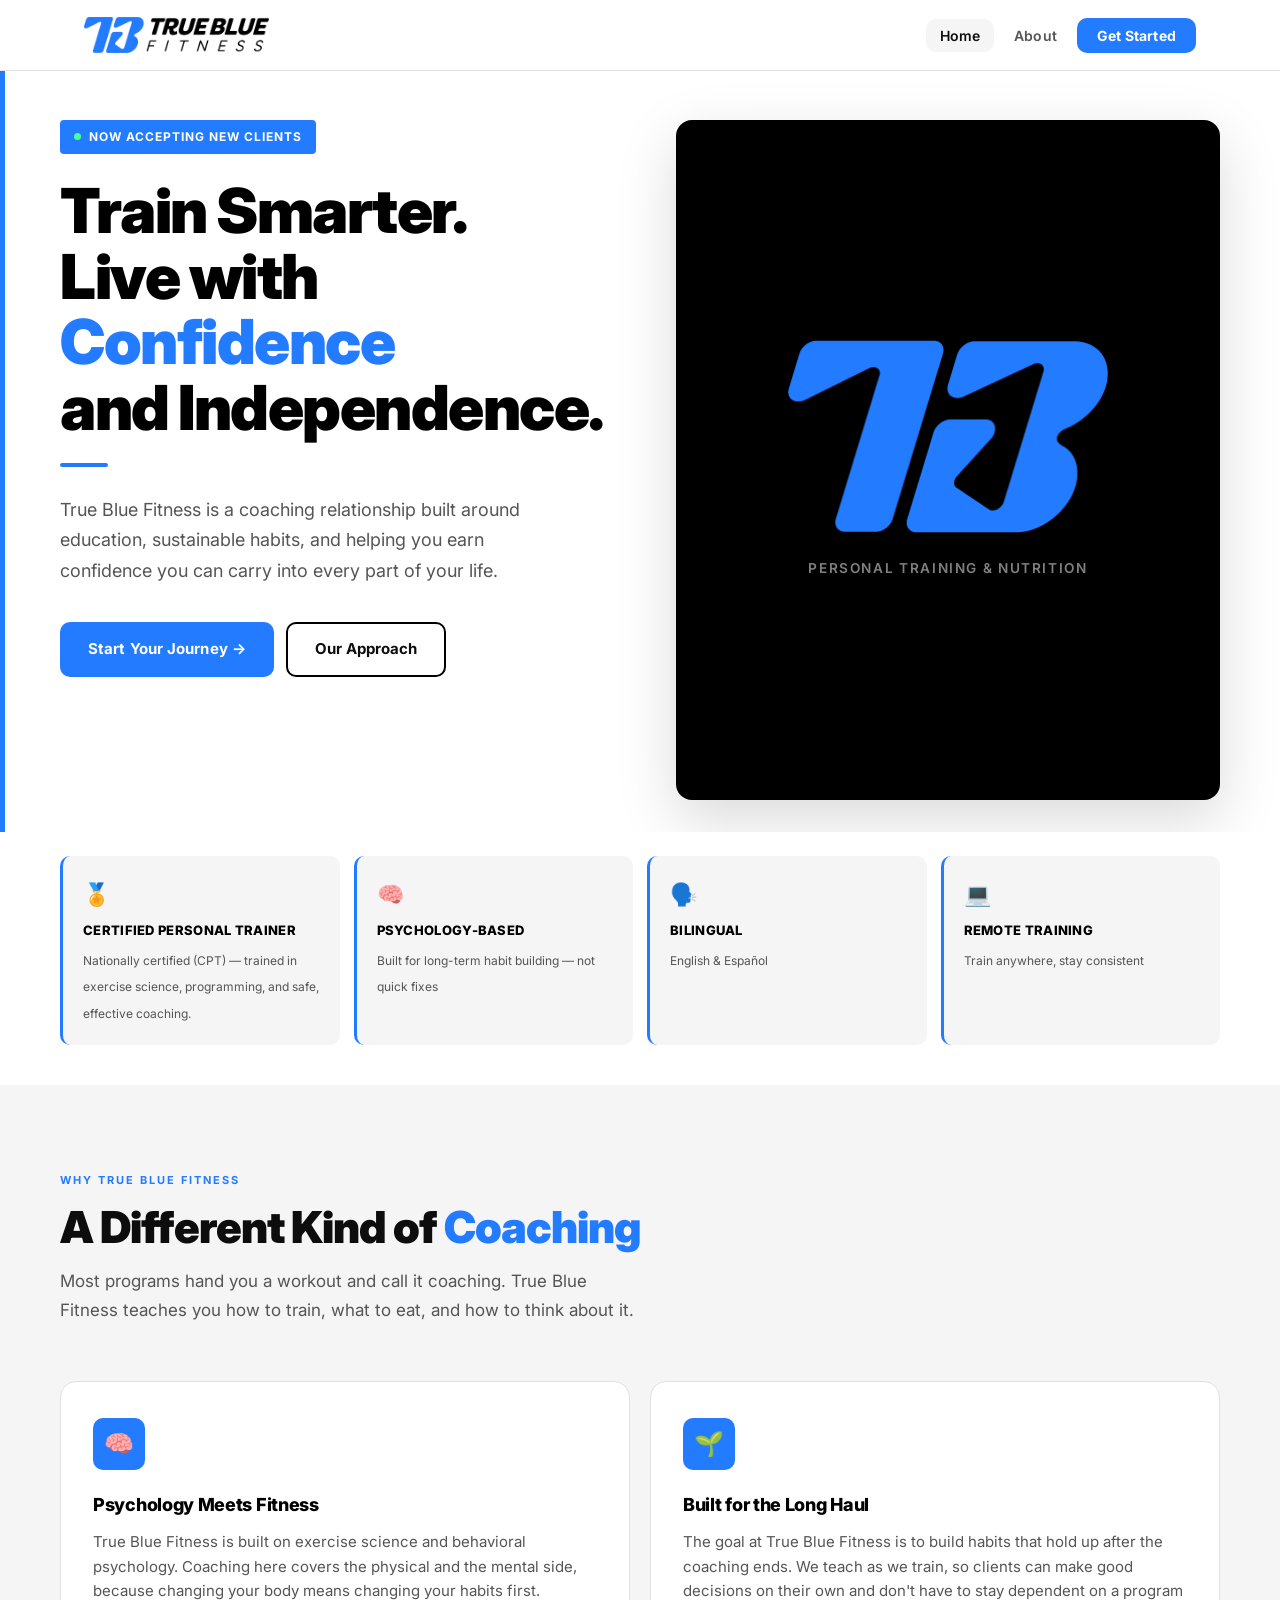
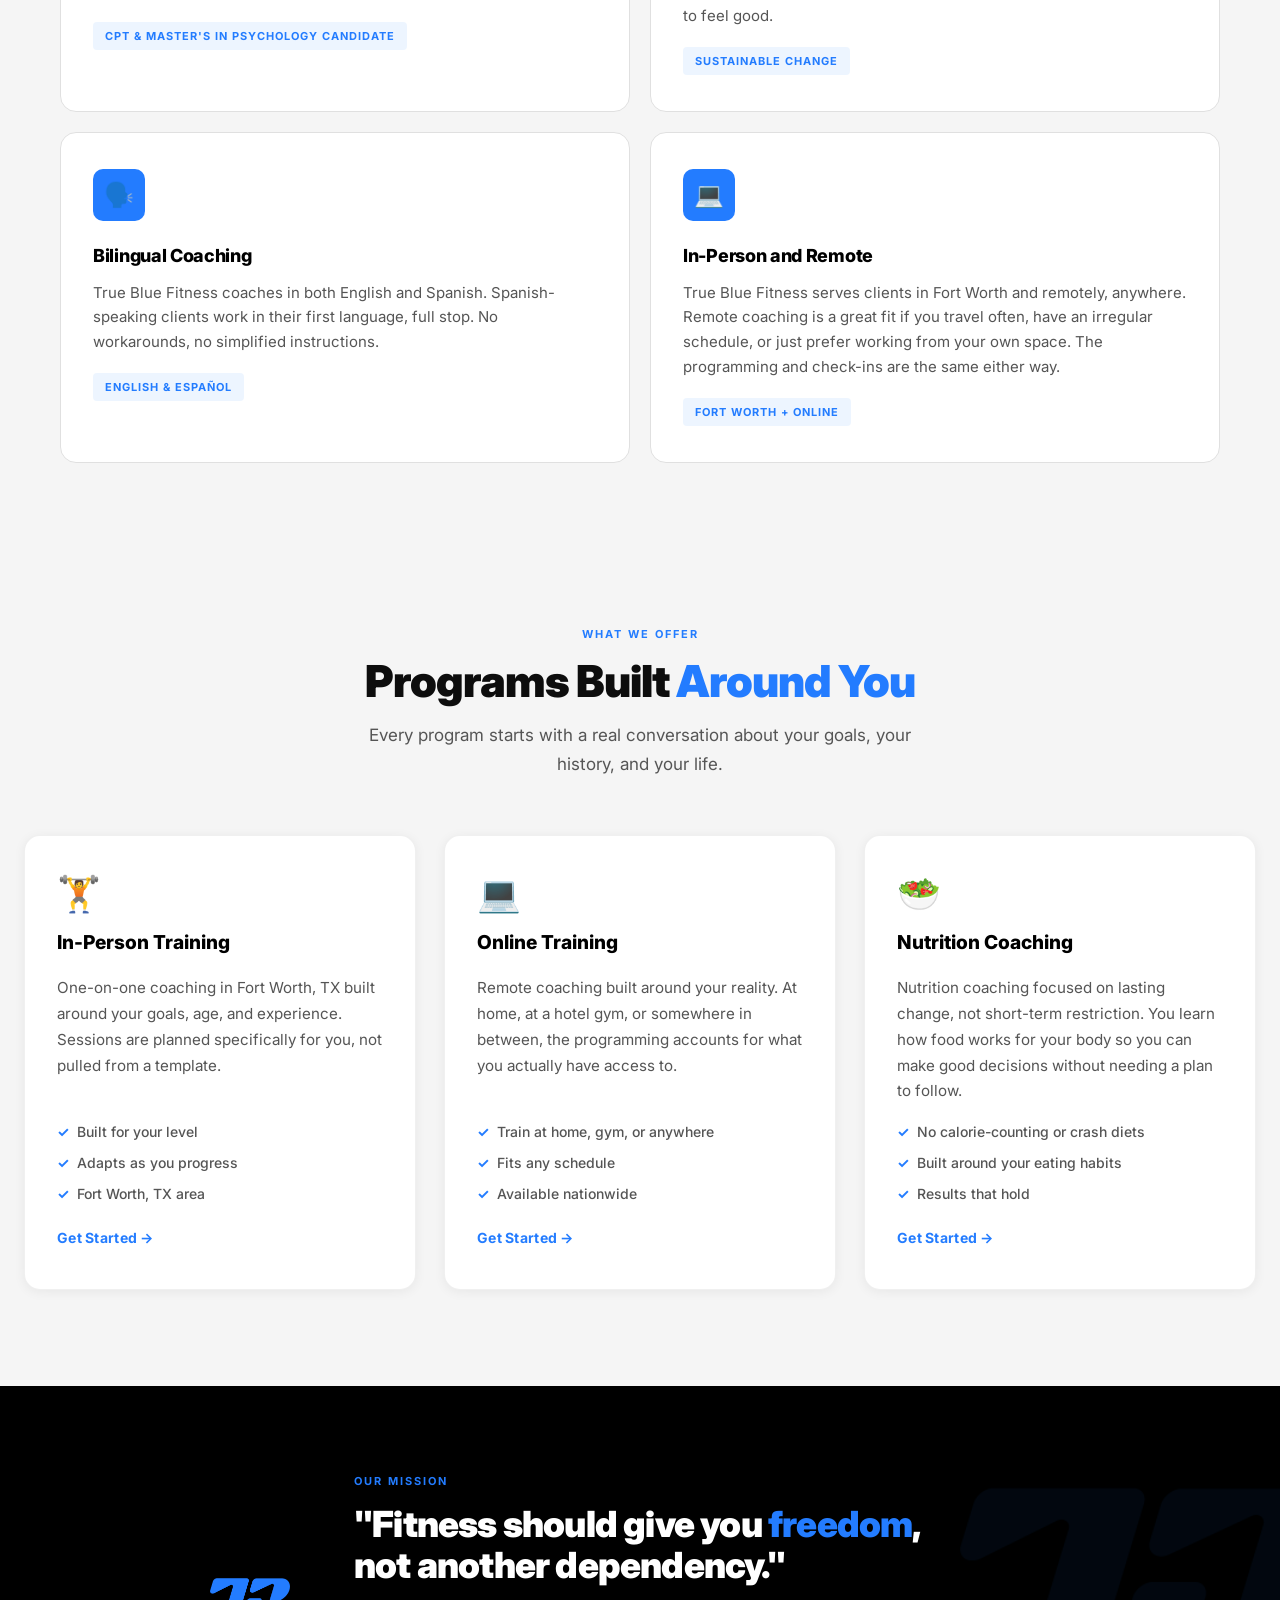
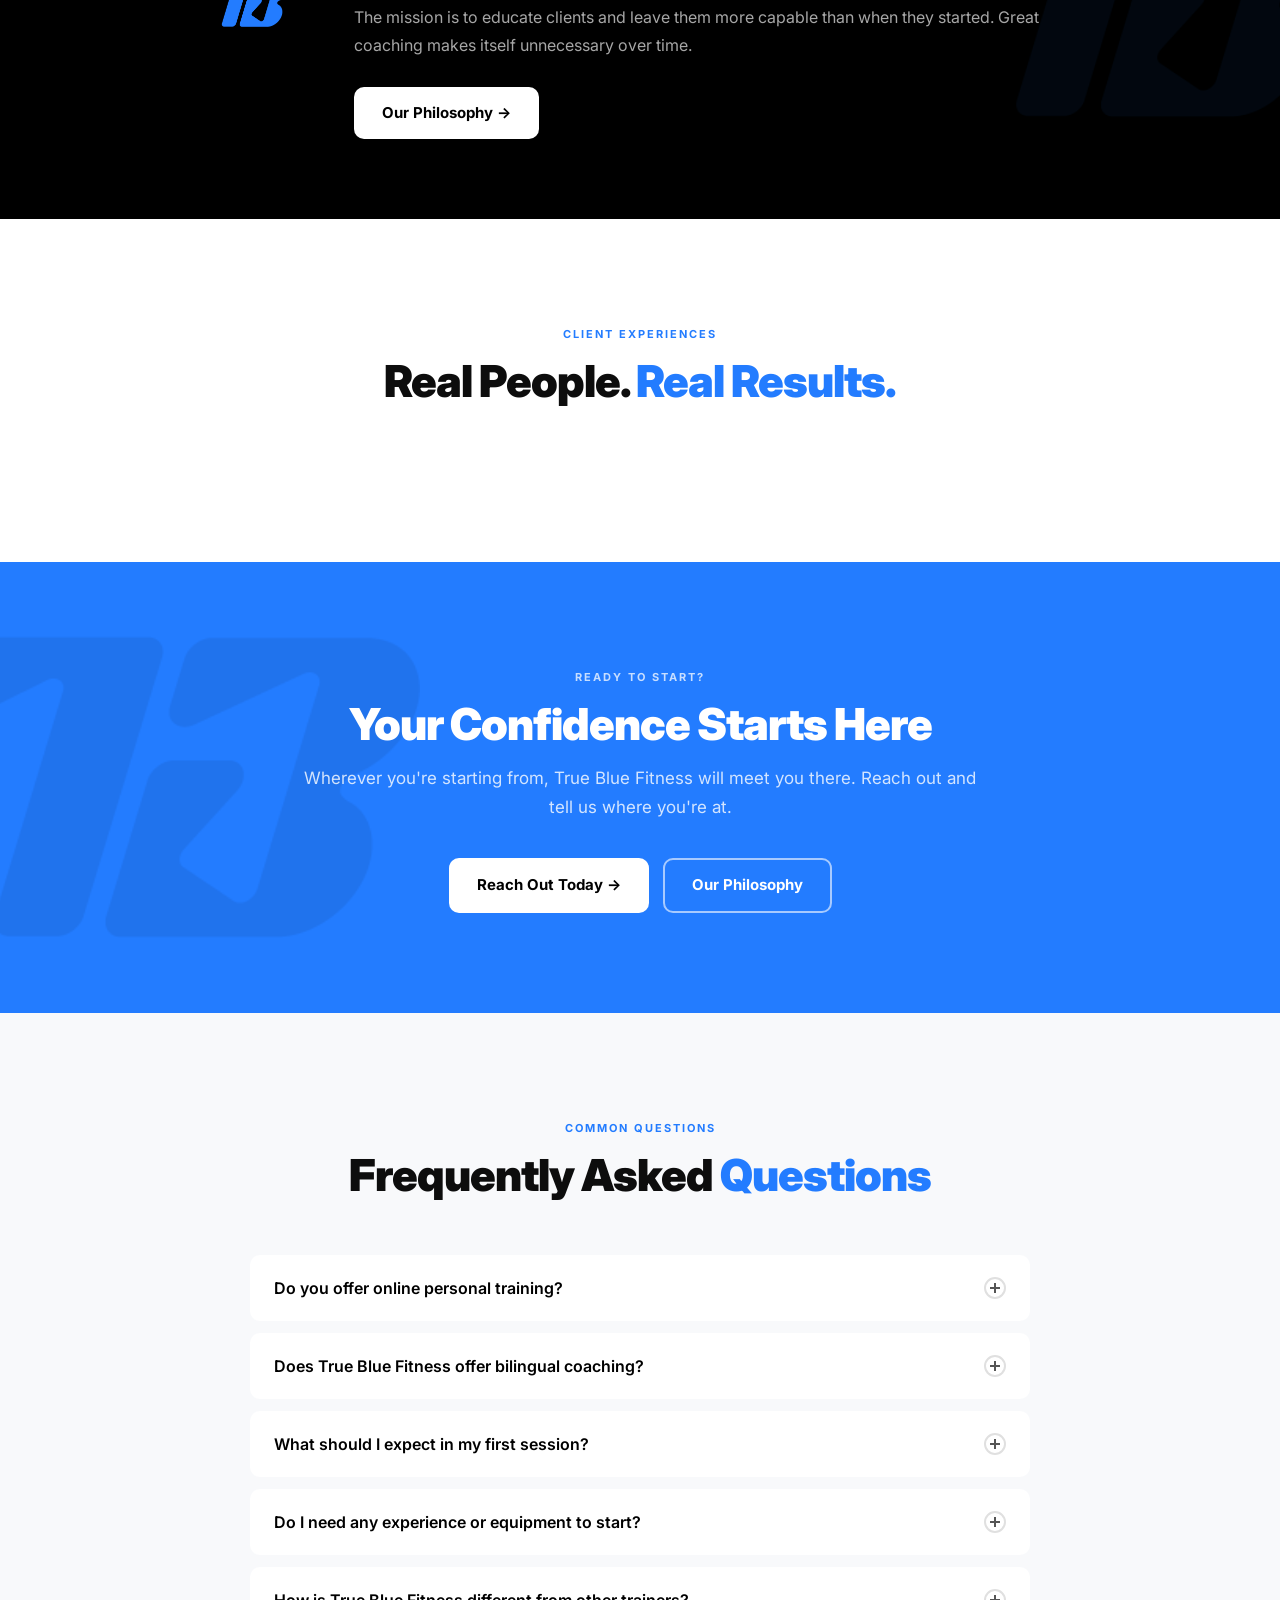
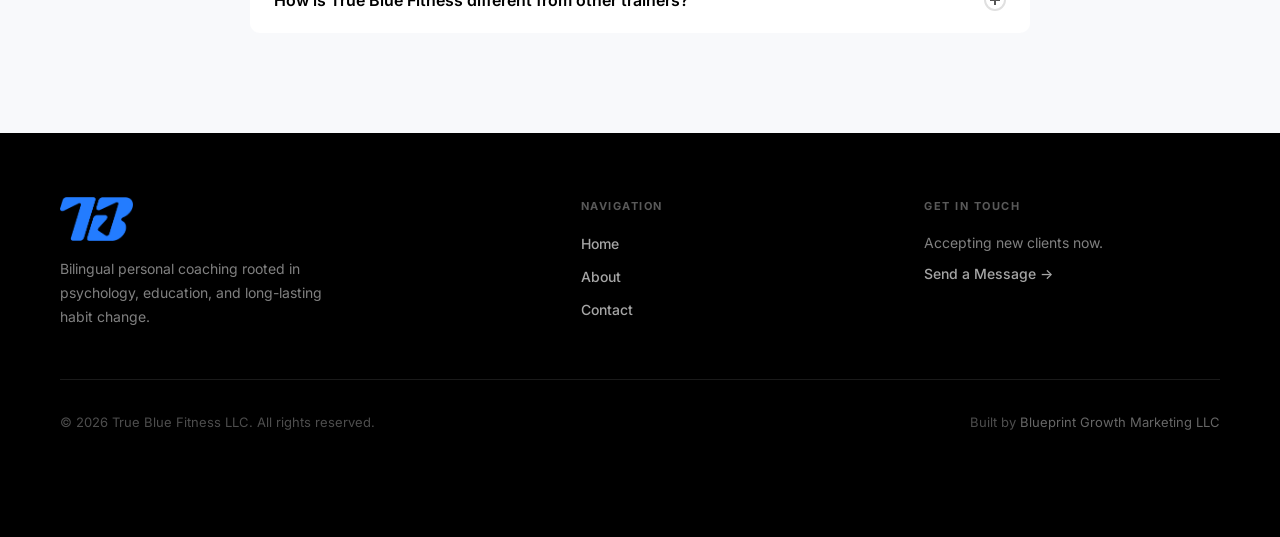
<file: index.html>
<!DOCTYPE html>
<html lang="en">
<head>
  <!-- Google Tag Manager -->
  <script>(function(w,d,s,l,i){w[l]=w[l]||[];w[l].push({'gtm.start':
  new Date().getTime(),event:'gtm.js'});var f=d.getElementsByTagName(s)[0],
  j=d.createElement(s),dl=l!='dataLayer'?'&l='+l:'';j.async=true;j.src=
  'https://www.googletagmanager.com/gtm.js?id='+i+dl;f.parentNode.insertBefore(j,f);
  })(window,document,'script','dataLayer','GTM-KP5KV2VF');</script>
  <!-- End Google Tag Manager -->
  <meta charset="UTF-8" />
  <meta name="viewport" content="width=device-width, initial-scale=1.0" />
  <title>Certified Personal Trainer Fort Worth TX | Online Coaching | True Blue Fitness</title>
  <meta name="description" content="True Blue Fitness offers certified personal training (CPT) in Fort Worth, TX and remote coaching nationwide. Bilingual coaching in English and Spanish, focused on lasting habits and real confidence." />
  <link rel="canonical" href="https://truebluefit.com/" />
  <meta name="robots" content="index, follow" />
  <link rel="sitemap" type="application/xml" href="/sitemap.xml" />

  <!-- Geo targeting: Fort Worth, TX -->
  <meta name="geo.region" content="US-TX" />
  <meta name="geo.placename" content="Fort Worth, Texas" />
  <meta name="geo.position" content="32.7555;-97.3308" />
  <meta name="ICBM" content="32.7555, -97.3308" />

  <!-- Keywords -->
  <meta name="keywords" content="certified personal trainer Fort Worth TX, CPT Fort Worth, online personal trainer, remote fitness coaching, bilingual personal trainer, personal trainer Fort Worth, fitness coach Fort Worth, online fitness coach Texas, bilingual fitness coach, personal training Fort Worth, remote personal trainer Texas" />

  <!-- Open Graph -->
  <meta property="og:title" content="Certified Personal Trainer Fort Worth TX | Online Coaching | True Blue Fitness" />
  <meta property="og:description" content="Certified personal trainer (CPT) offering bilingual coaching in Fort Worth, TX and online. In-person or remote, in English and Spanish." />
  <meta property="og:type" content="website" />
  <meta property="og:url" content="https://truebluefit.com/" />

  <!-- LocalBusiness + Service Schema -->
  <script type="application/ld+json">
  {
    "@context": "https://schema.org",
    "@graph": [
      {
        "@type": "LocalBusiness",
        "name": "True Blue Fitness",
        "description": "Certified personal trainer (CPT) offering bilingual coaching in Fort Worth, TX and remotely nationwide. In-person and online training in English and Spanish, focused on sustainable habits and client independence.",
        "url": "https://truebluefit.com",
        "telephone": "(682) 234-7968",
        "address": {
          "@type": "PostalAddress",
          "addressLocality": "Fort Worth",
          "addressRegion": "TX",
          "addressCountry": "US"
        },
        "areaServed": [
          { "@type": "City", "name": "Fort Worth", "sameAs": "https://www.wikidata.org/wiki/Q49188" },
          { "@type": "City", "name": "Dallas" },
          { "@type": "AdministrativeArea", "name": "Dallas-Fort Worth Metroplex" },
          { "@type": "Country", "name": "United States" }
        ],
        "knowsLanguage": ["en", "es"],
        "hasCredential": {
          "@type": "EducationalOccupationalCredential",
          "name": "Certified Personal Trainer (CPT)",
          "credentialCategory": "certification"
        },
        "priceRange": "$$",
        "aggregateRating": {
          "@type": "AggregateRating",
          "ratingValue": "5.0",
          "reviewCount": "7",
          "bestRating": "5",
          "worstRating": "1"
        },
        "sameAs": [
          "https://www.instagram.com/truebluefitness",
          "https://www.facebook.com/truebluefitness"
        ]
      },
      {
        "@type": "Person",
        "name": "Ivan Avila",
        "jobTitle": "Certified Personal Trainer",
        "worksFor": { "@type": "LocalBusiness", "name": "True Blue Fitness" },
        "url": "https://truebluefit.com/about.html",
        "knowsLanguage": ["en", "es"],
        "hasCredential": {
          "@type": "EducationalOccupationalCredential",
          "name": "Certified Personal Trainer (CPT)",
          "credentialCategory": "certification"
        },
        "areaServed": [
          { "@type": "City", "name": "Fort Worth", "addressRegion": "TX" },
          { "@type": "Country", "name": "United States" }
        ]
      },
      {
        "@type": "Service",
        "name": "In-Person Personal Training",
        "provider": { "@type": "LocalBusiness", "name": "True Blue Fitness" },
        "areaServed": { "@type": "City", "name": "Fort Worth", "addressRegion": "TX" },
        "description": "One-on-one personal training in Fort Worth, TX. Bilingual coaching in English and Spanish.",
        "serviceType": "Personal Training"
      },
      {
        "@type": "Service",
        "name": "Remote Online Fitness Coaching",
        "provider": { "@type": "LocalBusiness", "name": "True Blue Fitness" },
        "areaServed": { "@type": "Country", "name": "United States" },
        "description": "Online personal training and habit coaching available to clients anywhere in the US. Bilingual in English and Spanish.",
        "serviceType": "Online Personal Training"
      }
    ]
  }
  </script>

  <!-- FAQ Schema -->
  <script type="application/ld+json">
  {
    "@context": "https://schema.org",
    "@type": "FAQPage",
    "mainEntity": [
      {
        "@type": "Question",
        "name": "Do you offer online personal training?",
        "acceptedAnswer": {
          "@type": "Answer",
          "text": "Yes. True Blue Fitness offers fully remote coaching for clients anywhere in the United States. Online training includes custom programming, check-ins, form feedback via video, and nutrition guidance. It's delivered in a format that fits your schedule, not the other way around."
        }
      },
      {
        "@type": "Question",
        "name": "Does True Blue Fitness offer bilingual coaching?",
        "acceptedAnswer": {
          "@type": "Answer",
          "text": "Yes. True Blue Fitness coaches in both English and Spanish. All programming, communication, and sessions are available in either language. For Spanish-speaking clients in Fort Worth and the DFW area, that means working with a trainer who thinks in the same language they do."
        }
      },
      {
        "@type": "Question",
        "name": "What should I expect in my first session?",
        "acceptedAnswer": {
          "@type": "Answer",
          "text": "Your first session is a conversation, not a workout. True Blue Fitness takes time to understand your fitness level, goals, lifestyle, and any limitations before anything else. From there, a plan is built specifically around you. No judgment, no generic program. Just a clear starting point based on where you actually are."
        }
      },
      {
        "@type": "Question",
        "name": "Do I need any experience or equipment to start?",
        "acceptedAnswer": {
          "@type": "Answer",
          "text": "No experience or equipment required. True Blue Fitness works with complete beginners just as well as experienced athletes. In-person training takes place at a fully equipped gym in Fort Worth. For online clients, programs are built around whatever you have: a full gym, resistance bands, or just bodyweight."
        }
      },
      {
        "@type": "Question",
        "name": "How is True Blue Fitness different from other trainers?",
        "acceptedAnswer": {
          "@type": "Answer",
          "text": "Most trainers focus on the workout. True Blue Fitness focuses on the person. The approach combines exercise science and behavioral psychology to build habits that actually hold. The goal is to make you capable enough that you don't need a trainer. Clients consistently say the coaching is approachable, intentional, and it works."
        }
      }
    ]
  }
  </script>

  <link rel="preconnect" href="https://fonts.googleapis.com" />
  <link rel="preconnect" href="https://fonts.gstatic.com" crossorigin />
  <link href="https://fonts.googleapis.com/css2?family=Inter:wght@400;500;600;700;800;900&display=swap" rel="stylesheet" />
  <link rel="stylesheet" href="css/styles.css" />
</head>
<body>
  <!-- Google Tag Manager (noscript) -->
  <noscript><iframe src="https://www.googletagmanager.com/ns.html?id=GTM-KP5KV2VF"
  height="0" width="0" style="display:none;visibility:hidden"></iframe></noscript>
  <!-- End Google Tag Manager (noscript) -->

  <div id="progress-bar"></div>

  <!-- Navigation -->
  <nav id="main-nav">
    <div class="nav-inner">
      <a href="index.html" class="nav-logo">
        <!-- Asset 2: horizontal primary logo, blue+black, for white/light backgrounds -->
        <img src="truebluefitnesslogospngs/Asset%202.png" alt="True Blue Fitness" />
      </a>
      <button class="nav-toggle" id="nav-toggle" aria-label="Open navigation menu" aria-expanded="false" aria-controls="nav-links">
        <span></span><span></span><span></span>
      </button>
      <ul class="nav-links" id="nav-links">
        <li><a href="index.html" class="active">Home</a></li>
        <li><a href="about.html">About</a></li>
        <li><a href="contact.html" class="btn-nav">Get Started</a></li>
      </ul>
    </div>
  </nav>

  <!-- ===== HERO ===== -->
  <section class="hero">
    <div class="hero-inner">

      <div class="hero-left">
        <div class="hero-badge">
          <span class="dot"></span>
          Now Accepting New Clients
        </div>
        <h1 class="hero-title">
          Train Smarter.<br/>
          Live with <span>Confidence</span><br/>
          and Independence.
        </h1>
        <div class="hero-divider"></div>
        <p class="hero-desc">
          True Blue Fitness is a coaching relationship built around education, sustainable habits,
          and helping you earn confidence you can carry into every part of your life.
        </p>
        <div class="hero-actions">
          <a href="contact.html" class="btn-primary">Start Your Journey &rarr;</a>
          <a href="about.html" class="btn-ghost">Our Approach</a>
        </div>
      </div>

      <!-- Right: brand visual card -->
      <div class="hero-visual reveal">
        <div class="hero-photo-card hero-brand-card">
          <img
            src="truebluefitnesslogospngs/Asset%2015.png"
            alt="True Blue Fitness"
            class="hero-brand-logo"
          />
          <div class="hero-brand-tagline">Personal Training &amp; Nutrition</div>
        </div>
      </div>

    </div>
  </section>

  <!-- ===== CREDENTIAL CARDS ===== -->
  <section class="credentials-section">
    <div class="hero-info-cards">
      <div class="hero-info-card">
        <div class="icon">🏅</div>
        <strong>Certified Personal Trainer</strong>
        <span>Nationally certified (CPT) — trained in exercise science, programming, and safe, effective coaching.</span>
      </div>
      <div class="hero-info-card">
        <div class="icon">🧠</div>
        <strong>Psychology-Based</strong>
        <span>Built for long-term habit building — not quick fixes</span>
      </div>
      <div class="hero-info-card">
        <div class="icon">🗣️</div>
        <strong>Bilingual</strong>
        <span>English &amp; Español</span>
      </div>
      <div class="hero-info-card">
        <div class="icon">💻</div>
        <strong>Remote Training</strong>
        <span>Train anywhere, stay consistent</span>
      </div>
    </div>
  </section>

  <!-- ===== WHY TRUE BLUE ===== -->
  <section class="why-section">
    <div class="why-inner">
      <div class="section-header reveal">
        <div class="section-label">Why True Blue Fitness</div>
        <h2 class="section-heading">A Different Kind of <span>Coaching</span></h2>
        <p class="section-subtext">Most programs hand you a workout and call it coaching. True Blue Fitness teaches you how to train, what to eat, and how to think about it.</p>
      </div>

      <div class="features-grid">
        <div class="feature-card reveal">
          <div class="feature-icon">🧠</div>
          <h3>Psychology Meets Fitness</h3>
          <p>True Blue Fitness is built on exercise science and behavioral psychology. Coaching here covers the physical and the mental side, because changing your body means changing your habits first.</p>
          <span class="feature-tag">CPT &amp; Master's in Psychology Candidate</span>
        </div>

        <div class="feature-card reveal reveal-delay-1">
          <div class="feature-icon">🌱</div>
          <h3>Built for the Long Haul</h3>
          <p>The goal at True Blue Fitness is to build habits that hold up after the coaching ends. We teach as we train, so clients can make good decisions on their own and don't have to stay dependent on a program to feel good.</p>
          <span class="feature-tag">Sustainable Change</span>
        </div>

        <div class="feature-card reveal reveal-delay-2">
          <div class="feature-icon">🗣️</div>
          <h3>Bilingual Coaching</h3>
          <p>True Blue Fitness coaches in both English and Spanish. Spanish-speaking clients work in their first language, full stop. No workarounds, no simplified instructions.</p>
          <span class="feature-tag">English &amp; Español</span>
        </div>

        <div class="feature-card reveal reveal-delay-3">
          <div class="feature-icon">💻</div>
          <h3>In-Person and Remote</h3>
          <p>True Blue Fitness serves clients in Fort Worth and remotely, anywhere. Remote coaching is a great fit if you travel often, have an irregular schedule, or just prefer working from your own space. The programming and check-ins are the same either way.</p>
          <span class="feature-tag">Fort Worth + Online</span>
        </div>
      </div>
    </div>
  </section>

  <!-- ===== SERVICES ===== -->
  <section class="services-section">
    <div class="services-inner">
      <div class="section-header centered reveal">
        <div class="section-label">What We Offer</div>
        <h2 class="section-heading">Programs Built <span>Around You</span></h2>
        <p class="section-subtext">Every program starts with a real conversation about your goals, your history, and your life.</p>
      </div>

      <div class="services-grid">

        <div class="service-card reveal">
          <div class="service-icon">🏋️</div>
          <h3>In-Person Training</h3>
          <p>One-on-one coaching in Fort Worth, TX built around your goals, age, and experience. Sessions are planned specifically for you, not pulled from a template.</p>
          <ul class="service-list">
            <li>Built for your level</li>
            <li>Adapts as you progress</li>
            <li>Fort Worth, TX area</li>
          </ul>
          <a href="contact.html" class="service-cta">Get Started &rarr;</a>
        </div>

        <div class="service-card reveal reveal-delay-1">
          <div class="service-icon">💻</div>
          <h3>Online Training</h3>
          <p>Remote coaching built around your reality. At home, at a hotel gym, or somewhere in between, the programming accounts for what you actually have access to.</p>
          <ul class="service-list">
            <li>Train at home, gym, or anywhere</li>
            <li>Fits any schedule</li>
            <li>Available nationwide</li>
          </ul>
          <a href="contact.html" class="service-cta">Get Started &rarr;</a>
        </div>

        <div class="service-card reveal reveal-delay-2">
          <div class="service-icon">🥗</div>
          <h3>Nutrition Coaching</h3>
          <p>Nutrition coaching focused on lasting change, not short-term restriction. You learn how food works for your body so you can make good decisions without needing a plan to follow.</p>
          <ul class="service-list">
            <li>No calorie-counting or crash diets</li>
            <li>Built around your eating habits</li>
            <li>Results that hold</li>
          </ul>
          <a href="contact.html" class="service-cta">Get Started &rarr;</a>
        </div>

      </div>
    </div>
  </section>

  <!-- ===== MISSION STRIP (black bg) ===== -->
  <section class="mission-strip">
    <!-- Asset 15: blue TB mark — used on dark/black background per brand guidelines -->
    <img src="truebluefitnesslogospngs/Asset%2015.png" alt="" class="mission-strip-bg-mark" aria-hidden="true" />
    <div class="mission-strip-inner reveal">
      <div class="mission-logo-wrap">
        <img src="truebluefitnesslogospngs/Asset%2015.png" alt="True Blue Fitness mark" />
      </div>
      <div>
        <div class="section-label">Our Mission</div>
        <h2>"Fitness should give you <span>freedom</span>,<br/>not another dependency."</h2>
        <p>The mission is to educate clients and leave them more capable than when they started. Great coaching makes itself unnecessary over time.</p>
        <a href="about.html" class="btn-white">Our Philosophy &rarr;</a>
      </div>
    </div>
  </section>

  <!-- ===== TESTIMONIALS ===== -->
  <section class="testimonials-section">
    <div class="testimonials-inner">
      <div class="section-header centered reveal">
        <div class="section-label">Client Experiences</div>
        <h2 class="section-heading">Real People. <span>Real Results.</span></h2>
      </div>

      <!-- Elfsight Google Reviews | Untitled Google Reviews -->
      <script src="https://elfsightcdn.com/platform.js" async></script>
      <div class="elfsight-app-24b00bda-0491-4b80-ab1f-bd601da76238" data-elfsight-app-lazy></div>
    </div>
  </section>

  <!-- ===== CTA (blue bg) ===== -->
  <section class="cta-section">
    <!-- Asset 13: black TB mark — used on blue background per brand guidelines (black+white on blue) -->
    <img src="truebluefitnesslogospngs/Asset%2013.png" alt="" class="cta-bg-mark" aria-hidden="true" />
    <div class="cta-inner reveal">
      <div class="section-label">Ready to Start?</div>
      <h2>Your Confidence Starts Here</h2>
      <p>Wherever you're starting from, True Blue Fitness will meet you there. Reach out and tell us where you're at.</p>
      <div class="cta-actions">
        <a href="contact.html" class="btn-white">Reach Out Today &rarr;</a>
        <a href="about.html" class="btn-blue-outline" style="border-color:rgba(255,255,255,0.6); color:white;">Our Philosophy</a>
      </div>
    </div>
  </section>

  <!-- ===== FAQ ===== -->
  <section class="faq-section">
    <div class="faq-inner">
      <div class="section-header centered reveal">
        <div class="section-label">Common Questions</div>
        <h2 class="section-heading">Frequently Asked <span>Questions</span></h2>
      </div>
      <div class="faq-list">

        <div class="faq-item reveal reveal-delay-1">
          <button class="faq-question" aria-expanded="false">
            Do you offer online personal training?
            <span class="faq-icon" aria-hidden="true"></span>
          </button>
          <div class="faq-answer">
            <p>Yes. True Blue Fitness offers fully remote coaching for clients anywhere in the United States. Online training includes custom programming tailored to whatever equipment and space you have available — whether that's a full gym, a home setup, or just bodyweight. Check-ins, form feedback via video, and nutrition guidance are all included. It's delivered in a format that fits your schedule, not the other way around.</p>
          </div>
        </div>

        <div class="faq-item reveal reveal-delay-2">
          <button class="faq-question" aria-expanded="false">
            Does True Blue Fitness offer bilingual coaching?
            <span class="faq-icon" aria-hidden="true"></span>
          </button>
          <div class="faq-answer">
            <p>Yes. True Blue Fitness coaches in both English and Spanish. All programming, communication, and sessions are available in either language. For Spanish-speaking clients in Fort Worth and the DFW area, that means working with a trainer who thinks in the same language they do.</p>
          </div>
        </div>

        <div class="faq-item reveal">
          <button class="faq-question" aria-expanded="false">
            What should I expect in my first session?
            <span class="faq-icon" aria-hidden="true"></span>
          </button>
          <div class="faq-answer">
            <p>Your first session is a conversation, not a workout. True Blue Fitness takes time to understand your fitness level, goals, lifestyle, and any limitations before anything else. From there, a plan is built specifically around you. No judgment, no generic program. Just a clear starting point based on where you actually are.</p>
          </div>
        </div>

        <div class="faq-item reveal reveal-delay-1">
          <button class="faq-question" aria-expanded="false">
            Do I need any experience or equipment to start?
            <span class="faq-icon" aria-hidden="true"></span>
          </button>
          <div class="faq-answer">
            <p>No experience or equipment required. True Blue Fitness works with complete beginners just as well as experienced athletes. In-person training takes place at a fully equipped gym convenient for you. For online clients, programs are built around whatever you have: a full gym, resistance bands, or just bodyweight.</p>
          </div>
        </div>

        <div class="faq-item reveal reveal-delay-2">
          <button class="faq-question" aria-expanded="false">
            How is True Blue Fitness different from other trainers?
            <span class="faq-icon" aria-hidden="true"></span>
          </button>
          <div class="faq-answer">
            <p>Most trainers focus on the workout. True Blue Fitness focuses on the person. The approach combines exercise science and behavioral psychology to build habits that actually hold. The goal is to make you capable enough that you don't need a trainer. Clients consistently say the coaching is approachable, intentional, and it works.</p>
          </div>
        </div>

      </div>
    </div>
  </section>

  <!-- ===== FOOTER ===== -->
  <footer>
    <div class="footer-inner">
      <div class="footer-top">
        <div class="footer-brand">
          <div class="footer-logo">
            <!-- Asset 15: blue TB mark — correct for dark/black backgrounds per brand guidelines -->
            <img src="truebluefitnesslogospngs/Asset%2015.png" alt="True Blue Fitness" />
          </div>
          <p>Bilingual personal coaching rooted in psychology, education, and long-lasting habit change.</p>
        </div>
        <div class="footer-col">
          <h4>Navigation</h4>
          <a href="index.html">Home</a>
          <a href="about.html">About</a>
          <a href="contact.html">Contact</a>
        </div>
        <div class="footer-col">
          <h4>Get In Touch</h4>
          <p>Accepting new clients now.</p>
          <a href="contact.html">Send a Message &rarr;</a>
        </div>
      </div>
      <div class="footer-bottom">
        <p>&copy; 2026 True Blue Fitness LLC. All rights reserved.</p>
        <p>Built by <a href="https://www.blueprintgrowthco.com" target="_blank" rel="noopener">Blueprint Growth Marketing LLC</a></p>
      </div>
    </div>
  </footer>

  <a href="contact.html" id="float-cta">Get Started &rarr;</a>

  <script src="js/main.js"></script>
</body>
</html>
</file>
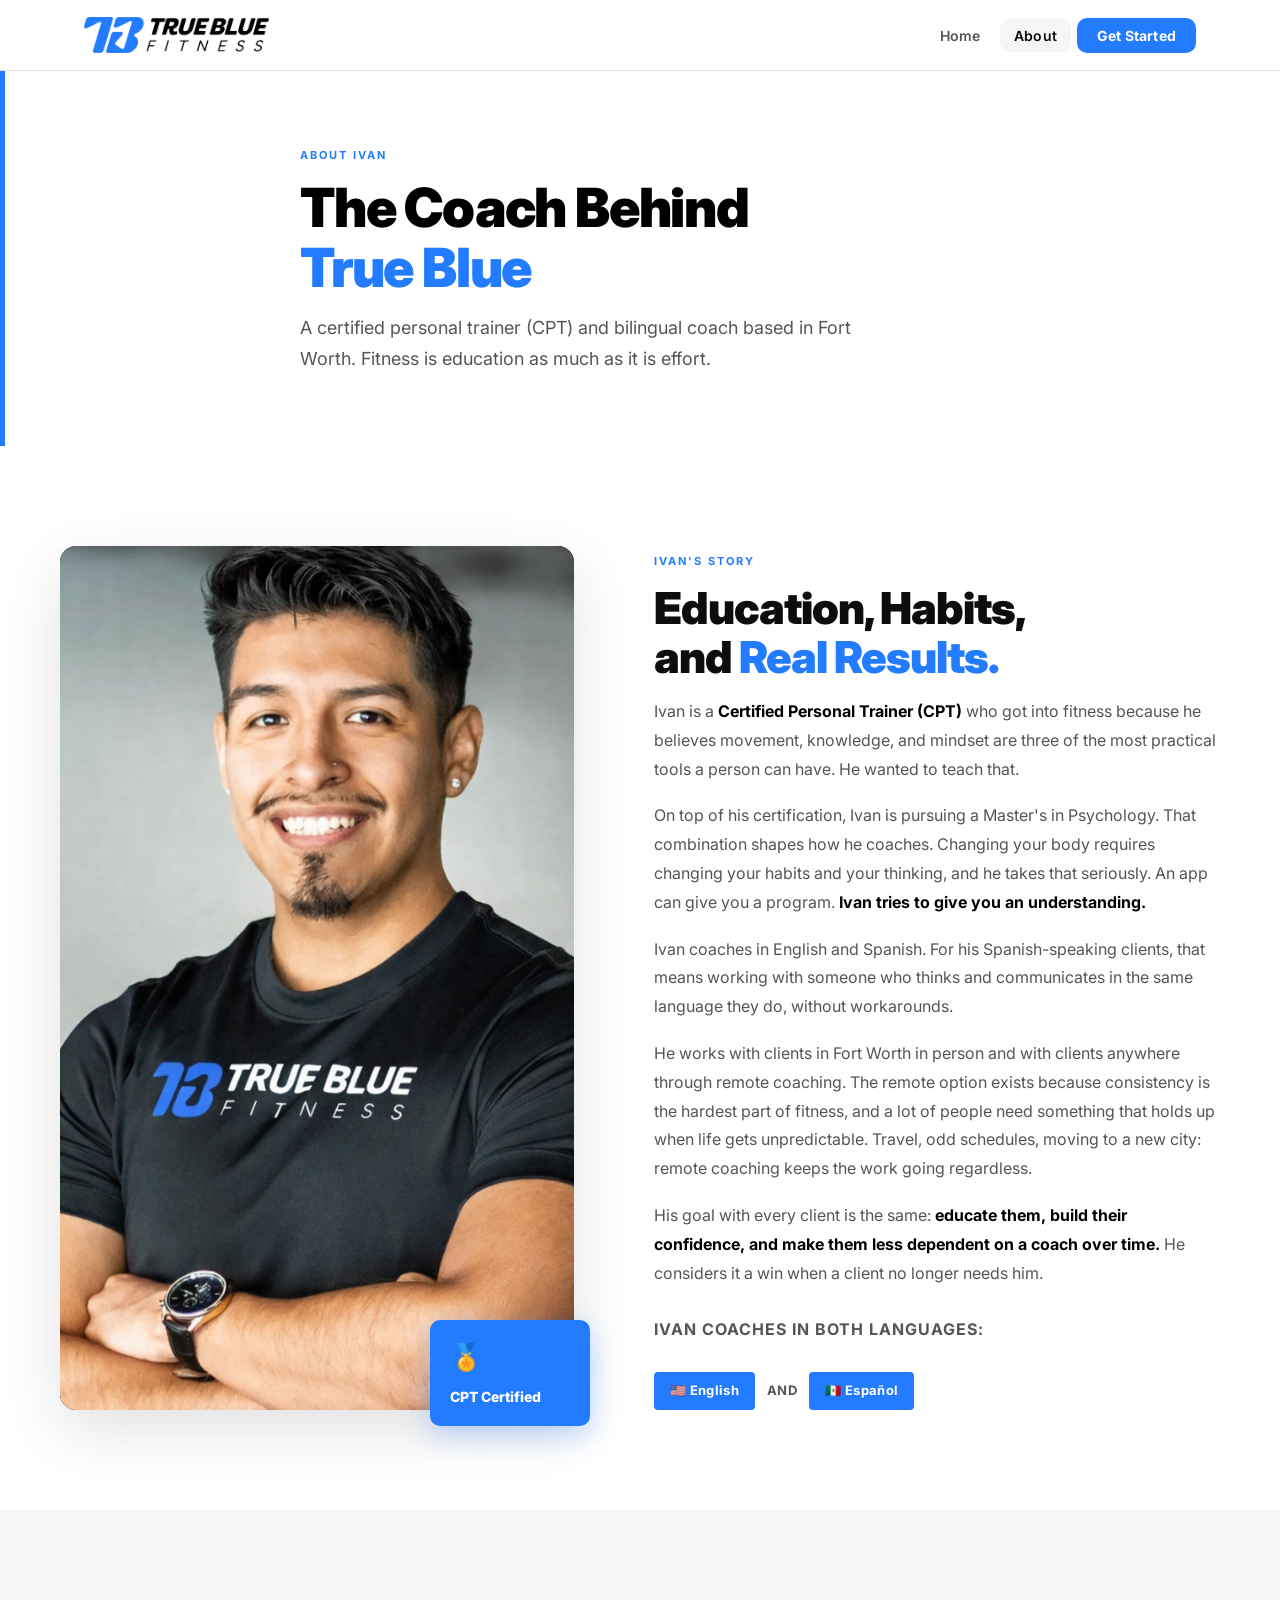
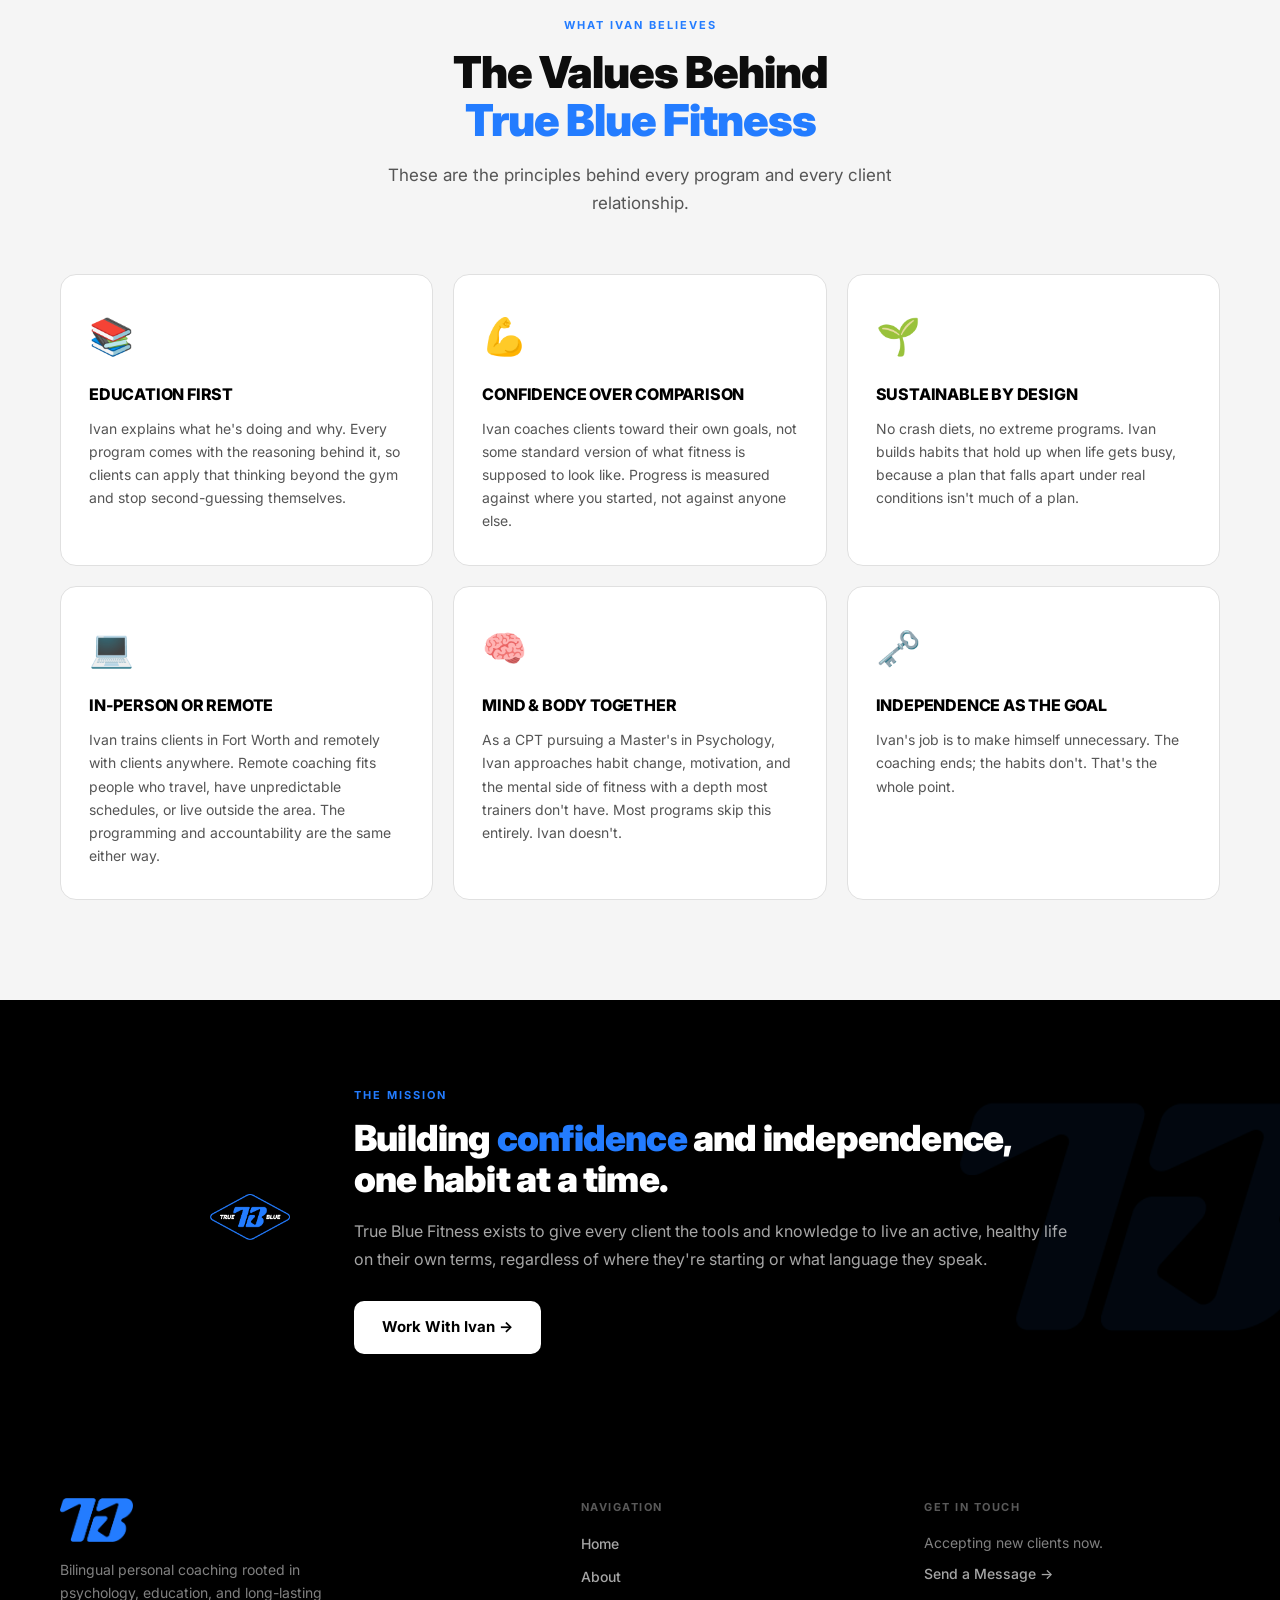
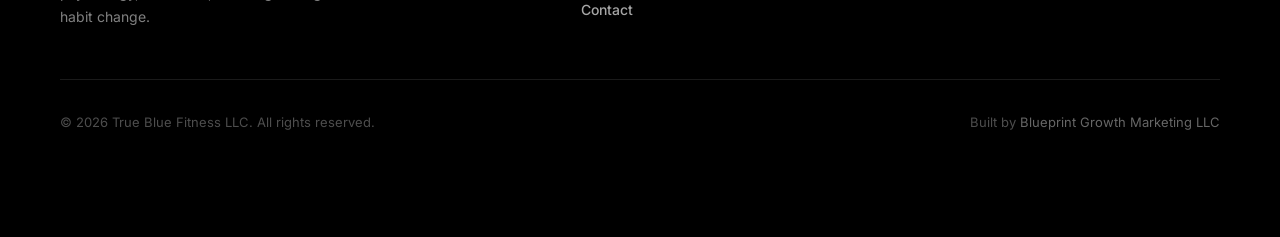
<file: about.html>
<!DOCTYPE html>
<html lang="en">
<head>
  <!-- Google Tag Manager -->
  <script>(function(w,d,s,l,i){w[l]=w[l]||[];w[l].push({'gtm.start':
  new Date().getTime(),event:'gtm.js'});var f=d.getElementsByTagName(s)[0],
  j=d.createElement(s),dl=l!='dataLayer'?'&l='+l:'';j.async=true;j.src=
  'https://www.googletagmanager.com/gtm.js?id='+i+dl;f.parentNode.insertBefore(j,f);
  })(window,document,'script','dataLayer','GTM-KP5KV2VF');</script>
  <!-- End Google Tag Manager -->
  <meta charset="UTF-8" />
  <meta name="viewport" content="width=device-width, initial-scale=1.0" />
  <title>About Ivan | Certified Personal Trainer Fort Worth TX | True Blue Fitness</title>
  <meta name="description" content="Meet Ivan, a certified personal trainer (CPT) in Fort Worth, TX offering bilingual in-person and remote coaching. Psychology graduate student focused on sustainable habits and client independence." />
  <link rel="canonical" href="https://truebluefit.com/about.html" />
  <meta name="robots" content="index, follow" />

  <!-- Geo targeting -->
  <meta name="geo.region" content="US-TX" />
  <meta name="geo.placename" content="Fort Worth, Texas" />
  <meta name="geo.position" content="32.7555;-97.3308" />
  <meta name="ICBM" content="32.7555, -97.3308" />

  <meta name="keywords" content="certified personal trainer Fort Worth, CPT Fort Worth TX, bilingual personal trainer Fort Worth TX, online personal trainer, remote fitness coach, fitness coach Fort Worth Texas, personal training Fort Worth TX" />

  <!-- Open Graph -->
  <meta property="og:title" content="About Ivan | Certified Personal Trainer Fort Worth TX | True Blue Fitness" />
  <meta property="og:description" content="Meet Ivan, a certified personal trainer (CPT) in Fort Worth, TX. Bilingual in-person and remote coaching in English and Spanish." />
  <meta property="og:type" content="website" />
  <meta property="og:url" content="https://truebluefit.com/about.html" />
  <link rel="preconnect" href="https://fonts.googleapis.com" />
  <link rel="preconnect" href="https://fonts.gstatic.com" crossorigin />
  <link href="https://fonts.googleapis.com/css2?family=Inter:wght@400;500;600;700;800;900&display=swap" rel="stylesheet" />
  <link rel="stylesheet" href="css/styles.css" />
</head>
<body>
  <!-- Google Tag Manager (noscript) -->
  <noscript><iframe src="https://www.googletagmanager.com/ns.html?id=GTM-KP5KV2VF"
  height="0" width="0" style="display:none;visibility:hidden"></iframe></noscript>
  <!-- End Google Tag Manager (noscript) -->

  <div id="progress-bar"></div>

  <!-- Navigation -->
  <nav id="main-nav">
    <div class="nav-inner">
      <a href="index.html" class="nav-logo">
        <!-- Asset 2: horizontal primary logo, blue+black, for white/light backgrounds -->
        <img src="truebluefitnesslogospngs/Asset%202.png" alt="True Blue Fitness" />
      </a>
      <button class="nav-toggle" id="nav-toggle" aria-label="Open navigation menu" aria-expanded="false" aria-controls="nav-links">
        <span></span><span></span><span></span>
      </button>
      <ul class="nav-links" id="nav-links">
        <li><a href="index.html">Home</a></li>
        <li><a href="about.html" class="active">About</a></li>
        <li><a href="contact.html" class="btn-nav">Get Started</a></li>
      </ul>
    </div>
  </nav>

  <!-- ===== PAGE HERO ===== -->
  <section class="page-hero">
    <div class="page-hero-inner reveal">
      <div class="section-label">About Ivan</div>
      <h1>The Coach Behind<br/><span>True Blue</span></h1>
      <p>A certified personal trainer (CPT) and bilingual coach based in Fort Worth. Fitness is education as much as it is effort.</p>
    </div>
  </section>

  <!-- ===== ABOUT SECTION ===== -->
  <section class="about-section">
    <div class="about-inner">

      <!-- Ivan's photo -->
      <div class="about-photo-wrap reveal">
        <div class="about-photo">
          <img
            src="images/ivan-avila-cpt.png"
            alt="Ivan Avila, Certified Personal Trainer, True Blue Fitness"
            class="about-photo-img"
          />
        </div>
        <div class="about-badge">
          <div class="about-badge-icon">🏅</div>
          <div class="about-badge-text">
            <strong>CPT Certified</strong>
          </div>
        </div>
      </div>

      <!-- Content -->
      <div class="about-content reveal reveal-delay-1">
        <div class="section-label">Ivan's Story</div>
        <h2 class="section-heading">Education, Habits,<br/>and <span>Real Results.</span></h2>

        <p>Ivan is a <strong>Certified Personal Trainer (CPT)</strong> who got into fitness because he believes movement, knowledge, and mindset are three of the most practical tools a person can have. He wanted to teach that.</p>

        <p>On top of his certification, Ivan is pursuing a Master's in Psychology. That combination shapes how he coaches. Changing your body requires changing your habits and your thinking, and he takes that seriously. An app can give you a program. <strong>Ivan tries to give you an understanding.</strong></p>

        <p>Ivan coaches in English and Spanish. For his Spanish-speaking clients, that means working with someone who thinks and communicates in the same language they do, without workarounds.</p>

        <p>He works with clients in Fort Worth in person and with clients anywhere through remote coaching. The remote option exists because consistency is the hardest part of fitness, and a lot of people need something that holds up when life gets unpredictable. Travel, odd schedules, moving to a new city: remote coaching keeps the work going regardless.</p>

        <p>His goal with every client is the same: <strong>educate them, build their confidence, and make them less dependent on a coach over time.</strong> He considers it a win when a client no longer needs him.</p>

        <div class="about-langs-wrap">
          <p class="langs-label">Ivan coaches in both languages:</p>
          <div class="about-langs">
            <div class="lang-tag">🇺🇸 English</div>
            <span class="lang-and">and</span>
            <div class="lang-tag">🇲🇽 Español</div>
          </div>
        </div>
      </div>

    </div>
  </section>

  <!-- ===== VALUES ===== -->
  <section class="values-section">
    <div class="values-inner">
      <div class="section-header centered reveal">
        <div class="section-label">What Ivan Believes</div>
        <h2 class="section-heading">The Values Behind<br/><span>True Blue Fitness</span></h2>
        <p class="section-subtext">These are the principles behind every program and every client relationship.</p>
      </div>

      <div class="values-grid">
        <div class="value-card reveal">
          <div class="value-icon">📚</div>
          <h3>Education First</h3>
          <p>Ivan explains what he's doing and why. Every program comes with the reasoning behind it, so clients can apply that thinking beyond the gym and stop second-guessing themselves.</p>
        </div>

        <div class="value-card reveal reveal-delay-1">
          <div class="value-icon">💪</div>
          <h3>Confidence Over Comparison</h3>
          <p>Ivan coaches clients toward their own goals, not some standard version of what fitness is supposed to look like. Progress is measured against where you started, not against anyone else.</p>
        </div>

        <div class="value-card reveal reveal-delay-2">
          <div class="value-icon">🌱</div>
          <h3>Sustainable by Design</h3>
          <p>No crash diets, no extreme programs. Ivan builds habits that hold up when life gets busy, because a plan that falls apart under real conditions isn't much of a plan.</p>
        </div>

        <div class="value-card reveal reveal-delay-3">
          <div class="value-icon">💻</div>
          <h3>In-Person or Remote</h3>
          <p>Ivan trains clients in Fort Worth and remotely with clients anywhere. Remote coaching fits people who travel, have unpredictable schedules, or live outside the area. The programming and accountability are the same either way.</p>
        </div>

        <div class="value-card reveal reveal-delay-4">
          <div class="value-icon">🧠</div>
          <h3>Mind &amp; Body Together</h3>
          <p>As a CPT pursuing a Master's in Psychology, Ivan approaches habit change, motivation, and the mental side of fitness with a depth most trainers don't have. Most programs skip this entirely. Ivan doesn't.</p>
        </div>

        <div class="value-card reveal reveal-delay-1">
          <div class="value-icon">🗝️</div>
          <h3>Independence as the Goal</h3>
          <p>Ivan's job is to make himself unnecessary. The coaching ends; the habits don't. That's the whole point.</p>
        </div>
      </div>
    </div>
  </section>

  <!-- ===== MISSION STRIP (black bg) ===== -->
  <section class="mission-strip">
    <img src="truebluefitnesslogospngs/Asset%2015.png" alt="" class="mission-strip-bg-mark" aria-hidden="true" />
    <div class="mission-strip-inner reveal">
      <div class="mission-logo-wrap">
        <!-- Asset 9: all-blue diamond mark, decorative secondary logo -->
        <img src="truebluefitnesslogospngs/Asset%209.png" alt="True Blue Fitness" />
      </div>
      <div>
        <div class="section-label">The Mission</div>
        <h2>Building <span>confidence</span> and independence,<br/>one habit at a time.</h2>
        <p>True Blue Fitness exists to give every client the tools and knowledge to live an active, healthy life on their own terms, regardless of where they're starting or what language they speak.</p>
        <a href="contact.html" class="btn-white">Work With Ivan &rarr;</a>
      </div>
    </div>
  </section>

  <!-- ===== FOOTER ===== -->
  <footer>
    <div class="footer-inner">
      <div class="footer-top">
        <div class="footer-brand">
          <div class="footer-logo">
            <!-- Asset 15: blue TB mark on black background per brand guidelines -->
            <img src="truebluefitnesslogospngs/Asset%2015.png" alt="True Blue Fitness" />
          </div>
          <p>Bilingual personal coaching rooted in psychology, education, and long-lasting habit change.</p>
        </div>
        <div class="footer-col">
          <h4>Navigation</h4>
          <a href="index.html">Home</a>
          <a href="about.html">About</a>
          <a href="contact.html">Contact</a>
        </div>
        <div class="footer-col">
          <h4>Get In Touch</h4>
          <p>Accepting new clients now.</p>
          <a href="contact.html">Send a Message &rarr;</a>
        </div>
      </div>
      <div class="footer-bottom">
        <p>&copy; 2026 True Blue Fitness LLC. All rights reserved.</p>
        <p>Built by <a href="https://www.blueprintgrowthco.com" target="_blank" rel="noopener">Blueprint Growth Marketing LLC</a></p>
      </div>
    </div>
  </footer>

  <a href="contact.html" id="float-cta">Get Started &rarr;</a>

  <script src="js/main.js"></script>
</body>
</html>
</file>
<file: css/styles.css>
/* ===================================================
   TRUE BLUE FITNESS — Stylesheet
   Brand colors: Blue #237CFF | Black #000000 | White #FFFFFF
   =================================================== */

/* ---------- CSS Variables ---------- */
:root {
  --blue:    #237CFF;
  --blue-h:  #1565e0;
  --blue-lt: #5a9fff;
  --black:   #000000;
  --white:   #ffffff;
  --gray:    #f5f5f5;
  --gray-2:  #ebebeb;
  --text:    #0d0d0d;
  --text-2:  #555555;
  --border:  #e0e0e0;
  --shadow:  rgba(35, 124, 255, 0.14);
  --radius:  10px;
  --radius-lg: 16px;
  --transition: all 0.25s ease;
}

/* ---------- Reset & Base ---------- */
*, *::before, *::after { box-sizing: border-box; margin: 0; padding: 0; }

html { scroll-behavior: smooth; }

body {
  font-family: 'Inter', sans-serif;
  font-size: 16px;
  color: var(--text);
  background: var(--white);
  line-height: 1.65;
  -webkit-font-smoothing: antialiased;
}

img { max-width: 100%; display: block; }
a { text-decoration: none; color: inherit; }
ul { list-style: none; }

/* ---------- Progress Bar ---------- */
#progress-bar {
  position: fixed;
  top: 0; left: 0;
  height: 3px;
  width: 0%;
  background: var(--blue);
  z-index: 9999;
  transition: width 0.1s linear;
}

/* ---------- Navigation ---------- */
nav {
  position: fixed;
  top: 0; left: 0; right: 0;
  background: var(--white);
  border-bottom: 1.5px solid var(--border);
  z-index: 1000;
  transition: var(--transition);
}

nav.scrolled {
  box-shadow: 0 4px 20px rgba(0,0,0,0.08);
}

.nav-inner {
  max-width: 1160px;
  margin: 0 auto;
  padding: 0 24px;
  height: 70px;
  display: flex;
  align-items: center;
  justify-content: space-between;
}

.nav-logo {
  display: flex;
  align-items: center;
}

.nav-logo img {
  height: 36px;
  width: auto;
  display: block;
}

.nav-links {
  display: flex;
  align-items: center;
  gap: 6px;
}

.nav-links a {
  font-size: 14px;
  font-weight: 600;
  color: var(--text-2);
  padding: 8px 14px;
  border-radius: var(--radius);
  transition: var(--transition);
  letter-spacing: 0.1px;
}

.nav-links a:hover,
.nav-links a.active {
  color: var(--text);
  background: var(--gray);
}

.btn-nav {
  background: var(--blue) !important;
  color: var(--white) !important;
  padding: 9px 20px !important;
  border-radius: var(--radius) !important;
  font-weight: 700 !important;
  letter-spacing: 0.2px !important;
  transition: var(--transition) !important;
}

.btn-nav:hover {
  background: var(--blue-h) !important;
  transform: translateY(-1px);
  box-shadow: 0 6px 20px rgba(35,124,255,0.3) !important;
}

/* Mobile toggle button */
.nav-toggle {
  display: none;
  flex-direction: column;
  justify-content: center;
  align-items: center;
  gap: 5px;
  cursor: pointer;
  padding: 10px;
  margin-right: -10px;
  /* Min 44×44px tap target */
  min-width: 44px;
  min-height: 44px;
  /* Reset button element styles */
  background: none;
  border: none;
  outline: none;
}

.nav-toggle:focus-visible {
  outline: 2px solid var(--blue);
  border-radius: var(--radius);
}

.nav-toggle span {
  display: block;
  width: 22px;
  height: 2px;
  background: var(--black);
  border-radius: 2px;
  transition: var(--transition);
}

/* ---------- Buttons ---------- */
.btn-primary {
  display: inline-flex;
  align-items: center;
  gap: 8px;
  background: var(--blue);
  color: var(--white);
  padding: 14px 28px;
  border-radius: var(--radius);
  font-size: 15px;
  font-weight: 700;
  cursor: pointer;
  border: none;
  transition: var(--transition);
  letter-spacing: 0.1px;
}

.btn-primary:hover {
  background: var(--blue-h);
  transform: translateY(-2px);
  box-shadow: 0 8px 24px rgba(35,124,255,0.35);
}

.btn-ghost {
  display: inline-flex;
  align-items: center;
  gap: 8px;
  background: transparent;
  color: var(--text);
  padding: 13px 27px;
  border-radius: var(--radius);
  font-size: 15px;
  font-weight: 700;
  cursor: pointer;
  border: 2px solid var(--black);
  transition: var(--transition);
}

.btn-ghost:hover {
  background: var(--black);
  color: var(--white);
  transform: translateY(-2px);
}

.btn-white {
  display: inline-flex;
  align-items: center;
  gap: 8px;
  background: var(--white);
  color: var(--black);
  padding: 14px 28px;
  border-radius: var(--radius);
  font-size: 15px;
  font-weight: 700;
  cursor: pointer;
  border: none;
  transition: var(--transition);
}

.btn-white:hover {
  background: var(--gray);
  transform: translateY(-2px);
  box-shadow: 0 8px 24px rgba(0,0,0,0.15);
}

.btn-blue-outline {
  display: inline-flex;
  align-items: center;
  gap: 8px;
  background: transparent;
  color: var(--blue);
  padding: 13px 27px;
  border-radius: var(--radius);
  font-size: 15px;
  font-weight: 700;
  cursor: pointer;
  border: 2px solid var(--blue);
  transition: var(--transition);
}

.btn-blue-outline:hover {
  background: var(--blue);
  color: var(--white);
  transform: translateY(-2px);
}

/* ---------- Section Labels ---------- */
.section-label {
  display: inline-block;
  font-size: 11px;
  font-weight: 700;
  letter-spacing: 2px;
  text-transform: uppercase;
  color: var(--blue);
  margin-bottom: 14px;
}

/* ---------- Section Headings ---------- */
.section-heading {
  font-size: clamp(30px, 4vw, 44px);
  font-weight: 900;
  color: var(--text);
  letter-spacing: -1px;
  line-height: 1.1;
  margin-bottom: 16px;
}

.section-heading span { color: var(--blue); }

.section-subtext {
  font-size: 17px;
  color: var(--text-2);
  max-width: 580px;
  line-height: 1.7;
}

.section-header { margin-bottom: 56px; }

.section-header.centered { text-align: center; }

.section-header.centered .section-subtext { margin: 0 auto; }

/* ---------- Hero ---------- */
.hero {
  display: flex;
  align-items: center;
  padding: 120px 24px 32px;
  background: var(--white);
  position: relative;
  overflow: hidden;
}

/* Blue left-edge accent bar */
.hero::before {
  content: '';
  position: absolute;
  left: 0; top: 0; bottom: 0;
  width: 5px;
  background: var(--blue);
}

.hero-inner {
  max-width: 1160px;
  margin: 0 auto;
  display: grid;
  grid-template-columns: 1fr 1fr;
  gap: 72px;
  align-items: start;
  position: relative;
  z-index: 1;
}

.hero-badge {
  display: inline-flex;
  align-items: center;
  gap: 8px;
  background: var(--blue);
  color: var(--white);
  border-radius: 4px;
  padding: 7px 14px;
  font-size: 12px;
  font-weight: 700;
  letter-spacing: 1px;
  text-transform: uppercase;
  margin-bottom: 24px;
}

.hero-badge .dot {
  width: 7px; height: 7px;
  background: #4cff91;
  border-radius: 50%;
  animation: pulse-dot 2s infinite;
}

@keyframes pulse-dot {
  0%, 100% { opacity: 1; }
  50% { opacity: 0.5; }
}

.hero-title {
  font-size: clamp(38px, 5vw, 62px);
  font-weight: 900;
  color: var(--black);
  letter-spacing: -1.5px;
  line-height: 1.06;
  margin-bottom: 22px;
}

.hero-title span { color: var(--blue); }

.hero-desc {
  font-size: 18px;
  color: var(--text-2);
  line-height: 1.7;
  margin-bottom: 36px;
  max-width: 460px;
}

.hero-actions {
  display: flex;
  gap: 12px;
  flex-wrap: wrap;
  margin-bottom: 0;
}

.hero-divider {
  width: 48px;
  height: 4px;
  background: var(--blue);
  margin-bottom: 28px;
  border-radius: 2px;
}

.hero-stats {
  display: flex;
  gap: 36px;
}

.hero-stat-num {
  font-size: 15px;
  font-weight: 800;
  color: var(--black);
  letter-spacing: -0.3px;
  text-transform: uppercase;
}

.hero-stat-label {
  font-size: 12px;
  color: var(--text-2);
  font-weight: 500;
  margin-top: 3px;
}

/* Hero visual (right column) */
.hero-visual {
  display: flex;
  flex-direction: column;
  align-items: center;
  gap: 20px;
}

.hero-logo-card {
  background: var(--black);
  border-radius: var(--radius-lg);
  padding: 48px 40px;
  display: flex;
  align-items: center;
  justify-content: center;
  width: 100%;
}

.hero-logo-card img {
  width: 220px;
  height: auto;
}

/* Hero brand card */
.hero-photo-card {
  width: 100%;
  border-radius: var(--radius-lg);
  overflow: hidden;
  box-shadow: 0 20px 60px rgba(0,0,0,0.15);
  aspect-ratio: 4/5;
  background: var(--black);
}

.hero-brand-card {
  display: flex;
  flex-direction: column;
  align-items: center;
  justify-content: center;
  gap: 24px;
  padding: 48px 32px;
}

.hero-brand-logo {
  width: min(320px, 80%);
  height: auto;
  display: block;
}

.hero-brand-tagline {
  font-size: 0.85rem;
  font-weight: 600;
  letter-spacing: 0.12em;
  text-transform: uppercase;
  color: rgba(255,255,255,0.5);
}

.credentials-section {
  padding: 24px 24px 40px;
  background: var(--white);
}

.hero-info-cards {
  display: grid;
  grid-template-columns: repeat(4, 1fr);
  gap: 14px;
  max-width: 1160px;
  margin: 0 auto;
}

.hero-info-card {
  background: var(--gray);
  border-radius: var(--radius);
  padding: 20px;
  border-left: 3px solid var(--blue);
}

.hero-info-card .icon { font-size: 22px; margin-bottom: 8px; }

.hero-info-card strong {
  display: block;
  font-size: 13px;
  font-weight: 800;
  color: var(--black);
  margin-bottom: 4px;
  text-transform: uppercase;
  letter-spacing: 0.3px;
}

.hero-info-card span {
  font-size: 12px;
  color: var(--text-2);
  line-height: 1.5;
}

/* ---------- Why True Blue Section ---------- */
.why-section {
  padding: 80px 24px 60px;
  background: var(--gray);
}

.why-inner { max-width: 1160px; margin: 0 auto; }

.features-grid {
  display: grid;
  grid-template-columns: repeat(2, 1fr);
  gap: 20px;
}

.feature-card {
  background: var(--white);
  border: 1.5px solid var(--border);
  border-radius: var(--radius-lg);
  padding: 36px 32px;
  transition: var(--transition);
  position: relative;
  overflow: hidden;
}

.feature-card::after {
  content: '';
  position: absolute;
  bottom: 0; left: 0; right: 0;
  height: 3px;
  background: var(--blue);
  transform: scaleX(0);
  transform-origin: left;
  transition: transform 0.3s ease;
}

.feature-card:hover {
  border-color: var(--blue);
  box-shadow: 0 10px 40px rgba(35,124,255,0.12);
  transform: translateY(-3px);
}

.feature-card:hover::after { transform: scaleX(1); }

.feature-icon {
  width: 52px; height: 52px;
  border-radius: var(--radius);
  background: var(--blue);
  display: flex;
  align-items: center;
  justify-content: center;
  font-size: 24px;
  margin-bottom: 20px;
}

.feature-card h3 {
  font-size: 18px;
  font-weight: 800;
  color: var(--black);
  margin-bottom: 10px;
  letter-spacing: -0.3px;
}

.feature-card p {
  font-size: 15px;
  color: var(--text-2);
  line-height: 1.65;
}

.feature-tag {
  display: inline-block;
  margin-top: 18px;
  font-size: 11px;
  font-weight: 700;
  letter-spacing: 1px;
  text-transform: uppercase;
  color: var(--blue);
  background: rgba(35,124,255,0.08);
  padding: 5px 12px;
  border-radius: 4px;
}

/* ---------- Services Section ---------- */
.services-section {
  padding: 96px 24px;
  background: var(--gray);
}

.services-inner {
  max-width: var(--max-w);
  margin: 0 auto;
}

.services-grid {
  display: grid;
  grid-template-columns: repeat(3, 1fr);
  gap: 28px;
  margin-top: 56px;
}

.service-card {
  background: var(--white);
  border-radius: var(--radius-lg);
  padding: 40px 32px;
  display: flex;
  flex-direction: column;
  gap: 16px;
  box-shadow: 0 2px 12px rgba(0,0,0,0.06);
  border: 1px solid rgba(0,0,0,0.06);
  transition: transform 0.25s ease, box-shadow 0.25s ease;
}

.service-card:hover {
  transform: translateY(-4px);
  box-shadow: 0 12px 32px rgba(0,0,0,0.10);
}

.service-icon {
  font-size: 2.2rem;
  line-height: 1;
}

.service-card h3 {
  font-size: 1.2rem;
  font-weight: 800;
  color: var(--black);
  margin: 0;
}

.service-card p {
  font-size: 0.95rem;
  color: var(--text-2);
  line-height: 1.7;
  margin: 0;
  flex: 1;
}

.service-list {
  list-style: none;
  padding: 0;
  margin: 0;
  display: flex;
  flex-direction: column;
  gap: 8px;
}

.service-list li {
  font-size: 0.875rem;
  font-weight: 500;
  color: var(--text-2);
  padding-left: 20px;
  position: relative;
}

.service-list li::before {
  content: '✓';
  position: absolute;
  left: 0;
  color: var(--blue);
  font-weight: 700;
}

.service-cta {
  display: inline-block;
  margin-top: 4px;
  font-size: 0.875rem;
  font-weight: 700;
  color: var(--blue);
  text-decoration: none;
  letter-spacing: 0.02em;
  transition: gap 0.2s ease;
}

.service-cta:hover {
  text-decoration: underline;
}

@media (max-width: 900px) {
  .services-grid { grid-template-columns: 1fr; max-width: 480px; margin-left: auto; margin-right: auto; }
}

/* ---------- Mission Strip (black bg) ---------- */
.mission-strip {
  padding: 80px 24px;
  background: var(--black);
  position: relative;
  overflow: hidden;
}

.mission-strip-bg-mark {
  position: absolute;
  right: -60px; top: 50%;
  transform: translateY(-50%);
  width: 380px;
  opacity: 0.06;
  pointer-events: none;
}

.mission-strip-inner {
  max-width: 860px;
  margin: 0 auto;
  display: grid;
  grid-template-columns: auto 1fr;
  gap: 64px;
  align-items: center;
  position: relative;
  z-index: 1;
}

.mission-logo-wrap img {
  width: 80px;
  height: auto;
}

.mission-strip .section-label {
  color: var(--blue);
  letter-spacing: 2px;
}

.mission-strip h2 {
  font-size: clamp(24px, 3.5vw, 36px);
  font-weight: 900;
  color: var(--white);
  letter-spacing: -0.8px;
  line-height: 1.15;
  margin-bottom: 16px;
}

.mission-strip h2 span { color: var(--blue); }

.mission-strip p {
  font-size: 16px;
  color: rgba(255,255,255,0.65);
  line-height: 1.75;
  margin-bottom: 28px;
}

/* ---------- Testimonials ---------- */
.testimonials-section {
  padding: 100px 24px;
  background: var(--white);
}

.testimonials-inner { max-width: 1160px; margin: 0 auto; }

/* Google rating badge */
.google-rating-badge {
  display: inline-flex;
  align-items: center;
  gap: 8px;
  background: #f8f9fa;
  border: 1.5px solid var(--border);
  border-radius: 999px;
  padding: 8px 18px;
  margin-top: 16px;
  font-size: 14px;
  color: var(--text-2);
}
.google-rating-num {
  font-weight: 800;
  color: var(--black);
  font-size: 15px;
}
.google-stars { color: #f59e0b; letter-spacing: 1px; }
.google-count { color: var(--text-3); }

.testimonials-grid {
  display: grid;
  grid-template-columns: repeat(3, 1fr);
  gap: 22px;
}

/* 7-card layout: row 1 = 3 cards, rows 2-3 = 2 cards centered */
.testimonials-grid-7 {
  grid-template-columns: repeat(6, 1fr);
}
/* Row 1: 3 cards, each spanning 2 of 6 columns */
.testimonials-grid-7 .testimonial-card:nth-child(1) { grid-column: 1 / 3; }
.testimonials-grid-7 .testimonial-card:nth-child(2) { grid-column: 3 / 5; }
.testimonials-grid-7 .testimonial-card:nth-child(3) { grid-column: 5 / 7; }
/* Row 2: 2 cards centered (cols 1-3 and 3-6, with empty col 0 and col 6) */
.testimonials-grid-7 .testimonial-card:nth-child(4) { grid-column: 2 / 4; }
.testimonials-grid-7 .testimonial-card:nth-child(5) { grid-column: 4 / 6; }
/* Row 3: 2 cards centered */
.testimonials-grid-7 .testimonial-card:nth-child(6) { grid-column: 2 / 4; }
.testimonials-grid-7 .testimonial-card:nth-child(7) { grid-column: 4 / 6; }

.testimonial-card {
  background: #f8f8f8;
  border: none;
  border-radius: 8px;
  padding: 24px;
  transition: var(--transition);
  display: flex;
  flex-direction: column;
  position: relative;
}

.testimonial-card:hover {
  transform: translateY(-3px);
  box-shadow: 0 8px 28px rgba(0,0,0,0.09);
}

.testimonial-accent { display: none; }

.testimonial-stars {
  display: flex;
  gap: 2px;
  margin-bottom: 14px;
  margin-top: 0;
}

.testimonial-stars span { color: #111111; font-size: 13px; }

.testimonial-quote {
  font-size: 15px;
  color: #111111;
  line-height: 1.7;
  flex: 1;
  margin-bottom: 20px;
}

.testimonial-author {
  display: flex;
  align-items: center;
  gap: 12px;
  padding-top: 0;
  border-top: none;
  margin-top: auto;
}

.author-avatar {
  width: 40px; height: 40px;
  border-radius: 50%;
  background: #dce3ea;
  display: flex;
  align-items: center;
  justify-content: center;
  color: #444;
  font-weight: 700;
  font-size: 14px;
  flex-shrink: 0;
}

.author-name {
  font-size: 15px;
  font-weight: 600;
  color: #111111;
}

.author-detail {
  font-size: 12px;
  color: rgba(17,17,17,0.5);
  margin-top: 3px;
  display: flex;
  align-items: center;
  gap: 4px;
}

/* ---------- FAQ Section ---------- */
.faq-section {
  padding: 100px 24px;
  background: #f8f9fb;
}

.faq-inner {
  max-width: 780px;
  margin: 0 auto;
}

.faq-list {
  margin-top: 48px;
  display: flex;
  flex-direction: column;
  gap: 12px;
}

.faq-item {
  background: var(--white);
  border-radius: 10px;
  overflow: hidden;
}

.faq-question {
  width: 100%;
  background: none;
  border: none;
  padding: 22px 24px;
  text-align: left;
  font-family: inherit;
  font-size: 16px;
  font-weight: 600;
  color: var(--black);
  cursor: pointer;
  display: flex;
  justify-content: space-between;
  align-items: center;
  gap: 16px;
  transition: color 0.2s ease;
}

.faq-question:hover { color: var(--blue); }

.faq-icon {
  flex-shrink: 0;
  width: 22px;
  height: 22px;
  border-radius: 50%;
  border: 2px solid var(--border);
  position: relative;
  transition: background 0.2s ease, border-color 0.2s ease;
}

.faq-icon::before,
.faq-icon::after {
  content: '';
  position: absolute;
  background: var(--text-2);
  transition: transform 0.3s ease, background 0.2s ease;
}

.faq-icon::before {
  width: 10px; height: 2px;
  top: 50%; left: 50%;
  transform: translate(-50%, -50%);
}

.faq-icon::after {
  width: 2px; height: 10px;
  top: 50%; left: 50%;
  transform: translate(-50%, -50%);
}

.faq-question[aria-expanded="true"] .faq-icon {
  background: var(--blue);
  border-color: var(--blue);
}

.faq-question[aria-expanded="true"] .faq-icon::before,
.faq-question[aria-expanded="true"] .faq-icon::after {
  background: var(--white);
}

.faq-question[aria-expanded="true"] .faq-icon::after {
  transform: translate(-50%, -50%) rotate(90deg) scaleY(0);
}

.faq-answer {
  max-height: 0;
  overflow: hidden;
  transition: max-height 0.35s ease, padding 0.35s ease;
  padding: 0 24px;
}

.faq-answer.open {
  max-height: 400px;
  padding: 0 24px 22px;
}

.faq-answer p {
  font-size: 15px;
  color: var(--text-2);
  line-height: 1.75;
  margin: 0;
}

/* ---------- CTA Section ---------- */
.cta-section {
  padding: 100px 24px;
  background: var(--blue);
  position: relative;
  overflow: hidden;
}

.cta-bg-mark {
  position: absolute;
  left: -80px; top: 50%;
  transform: translateY(-50%);
  width: 500px;
  opacity: 0.07;
  pointer-events: none;
}

.cta-inner {
  max-width: 680px;
  margin: 0 auto;
  text-align: center;
  position: relative;
  z-index: 1;
}

.cta-inner .section-label {
  color: rgba(255,255,255,0.75);
  letter-spacing: 2px;
}

.cta-inner h2 {
  font-size: clamp(28px, 4vw, 44px);
  font-weight: 900;
  color: var(--white);
  letter-spacing: -1px;
  line-height: 1.1;
  margin-bottom: 16px;
}

.cta-inner p {
  font-size: 17px;
  color: rgba(255,255,255,0.8);
  line-height: 1.7;
  margin-bottom: 36px;
}

.cta-actions {
  display: flex;
  gap: 14px;
  justify-content: center;
  flex-wrap: wrap;
}

/* ---------- Page Hero (inner pages) ---------- */
.page-hero {
  padding: 140px 24px 72px;
  background: var(--white);
  position: relative;
  overflow: hidden;
}

.page-hero::before {
  content: '';
  position: absolute;
  left: 0; top: 0; bottom: 0;
  width: 5px;
  background: var(--blue);
}

.page-hero-inner {
  max-width: 680px;
  margin: 0 auto;
}

.page-hero h1 {
  font-size: clamp(34px, 5vw, 54px);
  font-weight: 900;
  color: var(--black);
  letter-spacing: -1.2px;
  line-height: 1.1;
  margin-bottom: 16px;
}

.page-hero h1 span { color: var(--blue); }

.page-hero p {
  font-size: 18px;
  color: var(--text-2);
  line-height: 1.7;
  max-width: 560px;
}

/* ---------- About Page ---------- */
.about-section {
  padding: 100px 24px;
  background: var(--white);
}

.about-inner {
  max-width: 1160px;
  margin: 0 auto;
  display: grid;
  grid-template-columns: 1fr 1.1fr;
  gap: 80px;
  align-items: stretch;
}

.about-photo-wrap {
  position: relative;
  display: flex;
  flex-direction: column;
  height: 100%;
}

.about-photo {
  width: 100%;
  flex: 1;
  min-height: 500px;
  background: var(--black);
  border-radius: var(--radius-lg);
  overflow: hidden;
  box-shadow: 0 20px 60px rgba(0,0,0,0.12);
}

/* Real photo fills the card */
.about-photo-img {
  width: 100%;
  height: 100%;
  object-fit: cover;
  object-position: center top;
  display: block;
  transition: transform 0.5s ease;
}

.about-photo:hover .about-photo-img {
  transform: scale(1.03);
}

.about-badge {
  position: absolute;
  bottom: -16px; right: -16px;
  background: var(--blue);
  border-radius: var(--radius);
  padding: 16px 20px;
  min-width: 160px;
  box-shadow: 0 8px 28px rgba(35,124,255,0.3);
}

.about-badge-icon { font-size: 26px; margin-bottom: 6px; }

.about-badge-text strong {
  display: block;
  font-size: 14px;
  font-weight: 800;
  color: var(--white);
  margin-bottom: 2px;
}

.about-badge-text span {
  font-size: 12px;
  color: rgba(255,255,255,0.75);
}

.about-content p {
  font-size: 16px;
  color: var(--text-2);
  line-height: 1.8;
  margin-bottom: 18px;
}

.about-content p strong { color: var(--black); }

.about-langs {
  display: flex;
  gap: 10px;
  margin-top: 28px;
  flex-wrap: wrap;
}

.about-langs-wrap {
  margin-top: 28px;
}

.langs-label {
  font-size: 12px;
  font-weight: 700;
  text-transform: uppercase;
  letter-spacing: 1px;
  color: var(--text-2);
  margin-bottom: 10px;
}

.about-langs {
  display: flex;
  align-items: center;
  gap: 12px;
  flex-wrap: wrap;
}

.lang-and {
  font-size: 13px;
  font-weight: 700;
  color: var(--text-2);
  text-transform: uppercase;
  letter-spacing: 0.5px;
}

.lang-tag {
  display: flex;
  align-items: center;
  gap: 6px;
  background: var(--blue);
  color: var(--white);
  border-radius: 4px;
  padding: 8px 16px;
  font-size: 13px;
  font-weight: 700;
  letter-spacing: 0.3px;
}

/* ---------- Values Section ---------- */
.values-section {
  padding: 100px 24px;
  background: var(--gray);
}

.values-inner { max-width: 1160px; margin: 0 auto; }

.values-grid {
  display: grid;
  grid-template-columns: repeat(3, 1fr);
  gap: 20px;
}

.value-card {
  background: var(--white);
  border: 1.5px solid var(--border);
  border-radius: var(--radius-lg);
  padding: 32px 28px;
  transition: var(--transition);
  position: relative;
  overflow: hidden;
}

.value-card::before {
  content: '';
  position: absolute;
  top: 0; left: 0; right: 0;
  height: 3px;
  background: var(--blue);
  transform: scaleX(0);
  transform-origin: left;
  transition: transform 0.3s ease;
}

.value-card:hover {
  transform: translateY(-3px);
  box-shadow: 0 10px 36px rgba(35,124,255,0.1);
  border-color: var(--blue);
}

.value-card:hover::before { transform: scaleX(1); }

.value-icon { font-size: 36px; margin-bottom: 14px; }

.value-card h3 {
  font-size: 16px;
  font-weight: 800;
  color: var(--black);
  margin-bottom: 10px;
  letter-spacing: -0.2px;
  text-transform: uppercase;
}

.value-card p {
  font-size: 14px;
  color: var(--text-2);
  line-height: 1.65;
}

/* ---------- Contact Page ---------- */
.contact-section {
  padding: 72px 24px 100px;
  background: var(--white);
}

.contact-inner {
  max-width: 1000px;
  margin: 0 auto;
  display: grid;
  grid-template-columns: 1fr 1.5fr;
  gap: 64px;
  align-items: start;
}

.contact-info h2 {
  font-size: 26px;
  font-weight: 800;
  color: var(--black);
  letter-spacing: -0.5px;
  margin-bottom: 12px;
}

.contact-info > p {
  font-size: 15px;
  color: var(--text-2);
  line-height: 1.7;
  margin-bottom: 32px;
}

.contact-detail {
  display: flex;
  align-items: flex-start;
  gap: 14px;
  margin-bottom: 18px;
}

.contact-detail-icon {
  width: 40px; height: 40px;
  background: var(--blue);
  border-radius: var(--radius);
  display: flex;
  align-items: center;
  justify-content: center;
  font-size: 17px;
  flex-shrink: 0;
}

.contact-detail-text strong {
  display: block;
  font-size: 13px;
  font-weight: 800;
  color: var(--black);
  text-transform: uppercase;
  letter-spacing: 0.5px;
  margin-bottom: 3px;
}

.contact-detail-text span {
  font-size: 14px;
  color: var(--text-2);
}

.contact-langs {
  margin-top: 28px;
  padding: 18px 20px;
  background: var(--blue);
  border-radius: var(--radius);
}

.contact-langs p {
  font-size: 14px;
  font-weight: 600;
  color: var(--white);
}

/* Contact Form */
.contact-form-wrap {
  background: var(--white);
  border: 1.5px solid var(--border);
  border-radius: var(--radius-lg);
  padding: 40px;
  box-shadow: 0 8px 40px rgba(0,0,0,0.06);
}

.contact-form-wrap h3 {
  font-size: 20px;
  font-weight: 800;
  color: var(--black);
  margin-bottom: 6px;
  letter-spacing: -0.3px;
}

.contact-form-wrap > p {
  font-size: 14px;
  color: var(--text-2);
  margin-bottom: 28px;
}

.form-group { margin-bottom: 18px; }

.form-row {
  display: grid;
  grid-template-columns: 1fr 1fr;
  gap: 16px;
}

label {
  display: block;
  font-size: 12px;
  font-weight: 700;
  color: var(--black);
  margin-bottom: 7px;
  text-transform: uppercase;
  letter-spacing: 0.5px;
}

input[type="text"],
input[type="email"],
input[type="tel"],
select,
textarea {
  width: 100%;
  padding: 12px 16px;
  border: 1.5px solid var(--border);
  border-radius: var(--radius);
  font-size: 15px;
  font-family: 'Inter', sans-serif;
  color: var(--text);
  background: var(--gray);
  transition: var(--transition);
  outline: none;
}

input:focus, select:focus, textarea:focus {
  border-color: var(--blue);
  background: var(--white);
  box-shadow: 0 0 0 3px rgba(35,124,255,0.1);
}

input::placeholder, textarea::placeholder { color: #aaa; }

textarea { resize: vertical; min-height: 120px; }

select {
  cursor: pointer;
  appearance: none;
  background-image: url("data:image/svg+xml,%3Csvg xmlns='http://www.w3.org/2000/svg' width='12' height='8' viewBox='0 0 12 8'%3E%3Cpath d='M1 1l5 5 5-5' stroke='%23555' stroke-width='1.5' fill='none' stroke-linecap='round'/%3E%3C/svg%3E");
  background-repeat: no-repeat;
  background-position: right 14px center;
  padding-right: 40px;
}

.form-submit-btn {
  width: 100%;
  padding: 15px;
  background: var(--blue);
  color: var(--white);
  border: none;
  border-radius: var(--radius);
  font-size: 15px;
  font-weight: 800;
  font-family: 'Inter', sans-serif;
  cursor: pointer;
  transition: var(--transition);
  letter-spacing: 0.3px;
  text-transform: uppercase;
  margin-top: 8px;
}

.form-submit-btn:hover {
  background: var(--blue-h);
  transform: translateY(-2px);
  box-shadow: 0 8px 24px rgba(35,124,255,0.35);
}

.form-note {
  text-align: center;
  font-size: 12px;
  color: var(--text-2);
  margin-top: 14px;
}

/* ---------- Footer ---------- */
footer {
  background: var(--black);
  color: var(--white);
  padding: 64px 24px 32px;
}

.footer-inner { max-width: 1160px; margin: 0 auto; }

.footer-top {
  display: grid;
  grid-template-columns: 1.6fr 1fr 1fr;
  gap: 48px;
  padding-bottom: 48px;
  border-bottom: 1px solid rgba(255,255,255,0.1);
  margin-bottom: 32px;
}

.footer-logo img {
  height: 44px;
  width: auto;
  margin-bottom: 16px;
}

.footer-brand p {
  font-size: 14px;
  color: rgba(255,255,255,0.5);
  line-height: 1.7;
  max-width: 280px;
}

.footer-col h4 {
  font-size: 11px;
  font-weight: 700;
  letter-spacing: 1.5px;
  text-transform: uppercase;
  color: rgba(255,255,255,0.35);
  margin-bottom: 16px;
}

.footer-col a {
  display: block;
  font-size: 14px;
  color: rgba(255,255,255,0.65);
  margin-bottom: 10px;
  transition: var(--transition);
  font-weight: 500;
}

.footer-col a:hover {
  color: var(--blue);
  padding-left: 4px;
}

.footer-col p {
  font-size: 14px;
  color: rgba(255,255,255,0.5);
  margin-bottom: 8px;
  line-height: 1.6;
}

.footer-bottom {
  display: flex;
  justify-content: space-between;
  align-items: center;
  flex-wrap: wrap;
  gap: 12px;
  padding-bottom: 72px;
}

.footer-bottom p { font-size: 13px; color: rgba(255,255,255,0.3); }

.footer-bottom a {
  color: rgba(255,255,255,0.4);
  transition: var(--transition);
  font-size: 13px;
}

.footer-bottom a:hover { color: var(--blue); }

/* ---------- Float CTA ---------- */
#float-cta {
  position: fixed;
  bottom: 28px; right: 24px;
  background: var(--blue);
  color: var(--white);
  padding: 13px 22px;
  border-radius: 50px;
  font-size: 13px;
  font-weight: 800;
  letter-spacing: 0.5px;
  text-transform: uppercase;
  box-shadow: 0 8px 28px rgba(35,124,255,0.4);
  cursor: pointer;
  z-index: 900;
  opacity: 0;
  transform: translateY(20px);
  transition: opacity 0.35s ease, transform 0.35s ease, background 0.2s ease;
  white-space: nowrap;
}

#float-cta.visible {
  opacity: 1;
  transform: translateY(0);
}

#float-cta:hover {
  background: var(--blue-h);
  transform: translateY(-2px);
  box-shadow: 0 12px 36px rgba(35,124,255,0.5);
}

/* ---------- Scroll Reveal ---------- */
.reveal {
  opacity: 0;
  transform: translateY(24px);
  transition: opacity 0.6s ease, transform 0.6s ease;
}

.reveal.visible { opacity: 1; transform: translateY(0); }

.reveal-delay-1 { transition-delay: 0.1s; }
.reveal-delay-2 { transition-delay: 0.2s; }
.reveal-delay-3 { transition-delay: 0.3s; }
.reveal-delay-4 { transition-delay: 0.4s; }

/* ========================================
   RESPONSIVE / MOBILE
   ======================================== */

/* ---------- Tablet: ≤ 900px ---------- */
@media (max-width: 900px) {
  .hero-inner            { grid-template-columns: 1fr; gap: 48px; }
  .hero-visual           { display: flex; max-width: 420px; margin: 0 auto; width: 100%; }
  .hero-info-cards       { grid-template-columns: 1fr 1fr; }
  .hero-photo-card       { aspect-ratio: 3/4; }
  .features-grid         { grid-template-columns: 1fr; }
  .testimonials-grid     { grid-template-columns: 1fr 1fr; }
  .testimonials-grid-7  { grid-template-columns: 1fr 1fr; }
  .testimonials-grid-7 .testimonial-card:nth-child(n) { grid-column: auto; }
  .mission-strip-inner   { grid-template-columns: 1fr; gap: 32px; }
  .mission-logo-wrap     { display: none; }
  .about-inner           { grid-template-columns: 1fr; gap: 48px; }
  .about-badge           { display: none; }
  .values-grid           { grid-template-columns: 1fr 1fr; }
  .contact-inner         { grid-template-columns: 1fr; }
  .footer-top            { grid-template-columns: 1fr; gap: 32px; }
}

/* ---------- Hamburger nav: ≤ 768px ---------- */
/* Trigger hamburger earlier so nav links don't crowd on tablets */
@media (max-width: 768px) {
  .nav-toggle { display: flex; }

  .nav-links {
    display: none;
  }

  .nav-links.open {
    display: flex;
    flex-direction: column;
    position: absolute;
    top: 70px; left: 0; right: 0;
    background: var(--white);
    border-bottom: 1.5px solid var(--border);
    box-shadow: 0 8px 24px rgba(0,0,0,0.08);
    padding: 12px 16px 20px;
    gap: 4px;
    z-index: 999;
  }

  /* Larger tap targets in open menu */
  .nav-links.open li a {
    display: block;
    padding: 13px 16px;
    font-size: 15px;
    border-radius: var(--radius);
  }

  /* Ensure the "Get Started" button fills the menu width */
  .nav-links.open .btn-nav {
    display: block;
    text-align: center;
    margin-top: 4px;
  }
}

/* ---------- Small mobile: ≤ 640px ---------- */
@media (max-width: 640px) {

  /* Nav: bigger tap target for hamburger */
  .nav-toggle {
    padding: 10px;
    margin-right: -10px;
    min-width: 44px;
    min-height: 44px;
    justify-content: center;
    align-items: center;
  }

  /* Hero */
  .hero {
    padding: 72px 20px 24px;
    /* Use svh so address bar doesn't cut off content */
    min-height: unset;
  }

  /* Hide brand card on mobile — it's a logo on black, not a real photo.
     The hero is tighter and more focused without it. */
  .hero-visual { display: none; }

  .credentials-section { padding: 20px 16px 32px; }

  .hero-title { font-size: clamp(30px, 8vw, 42px); }

  .hero-desc  { font-size: 16px; }

  /* Stack hero buttons full-width for easy tapping */
  .hero-actions {
    flex-direction: column;
    gap: 10px;
  }
  .hero-actions .btn-primary,
  .hero-actions .btn-ghost {
    width: 100%;
    justify-content: center;
    text-align: center;
  }

  /* Hero info cards: single column on mobile — 2-col is too cramped below 640px */
  .hero-info-cards { grid-template-columns: 1fr; }

  /* Testimonials: single column on small phones */
  .testimonials-grid,
  .testimonials-grid-7 { grid-template-columns: 1fr; }
  .google-rating-badge { font-size: 13px; padding: 6px 14px; gap: 6px; }

  /* Section padding – tighten up on small screens */
  .why-section,
  .testimonials-section,
  .values-section,
  .about-section  { padding: 64px 20px; }
  .cta-section    { padding: 64px 20px; }
  .mission-strip  { padding: 56px 20px; }
  .page-hero      { padding: 110px 20px 52px; }
  .contact-section { padding: 56px 20px 80px; }

  .section-header { margin-bottom: 36px; }

  /* iOS input zoom fix: font-size must be ≥16px to prevent auto-zoom on focus */
  input[type="text"],
  input[type="email"],
  input[type="tel"],
  select,
  textarea { font-size: 16px; }

  /* Contact form */
  .form-row              { grid-template-columns: 1fr; }
  .contact-form-wrap     { padding: 24px 16px; }

  /* Values grid → single column */
  .values-grid           { grid-template-columns: 1fr; }

  /* Footer */
  .footer-bottom         { flex-direction: column; text-align: center; }

  /* Float CTA: hide on mobile — hero already has two CTAs, the floating button is redundant
     and blocks content near the footer on small screens */
  #float-cta { display: none; }
}

/* ---------- Very small phones: ≤ 400px ---------- */
@media (max-width: 400px) {
  .hero-title     { font-size: 28px; }
  .section-heading { font-size: 26px; }
}

/* ---------- Touch device hover guard ---------- */
/* Prevent hover animations getting "stuck" on tap on touchscreens */
@media (hover: none) {
  .feature-card:hover,
  .value-card:hover,
  .testimonial-card:hover {
    transform: none;
    box-shadow: none;
  }
  .feature-card:hover::after  { transform: scaleX(0); }
  .value-card:hover::before   { transform: scaleX(0); }

  .btn-primary:hover,
  .btn-ghost:hover,
  .btn-white:hover,
  .btn-blue-outline:hover,
  .form-submit-btn:hover,
  .btn-nav:hover              { transform: none; box-shadow: none; }

  #float-cta:hover            { transform: none; }
}
</file>
